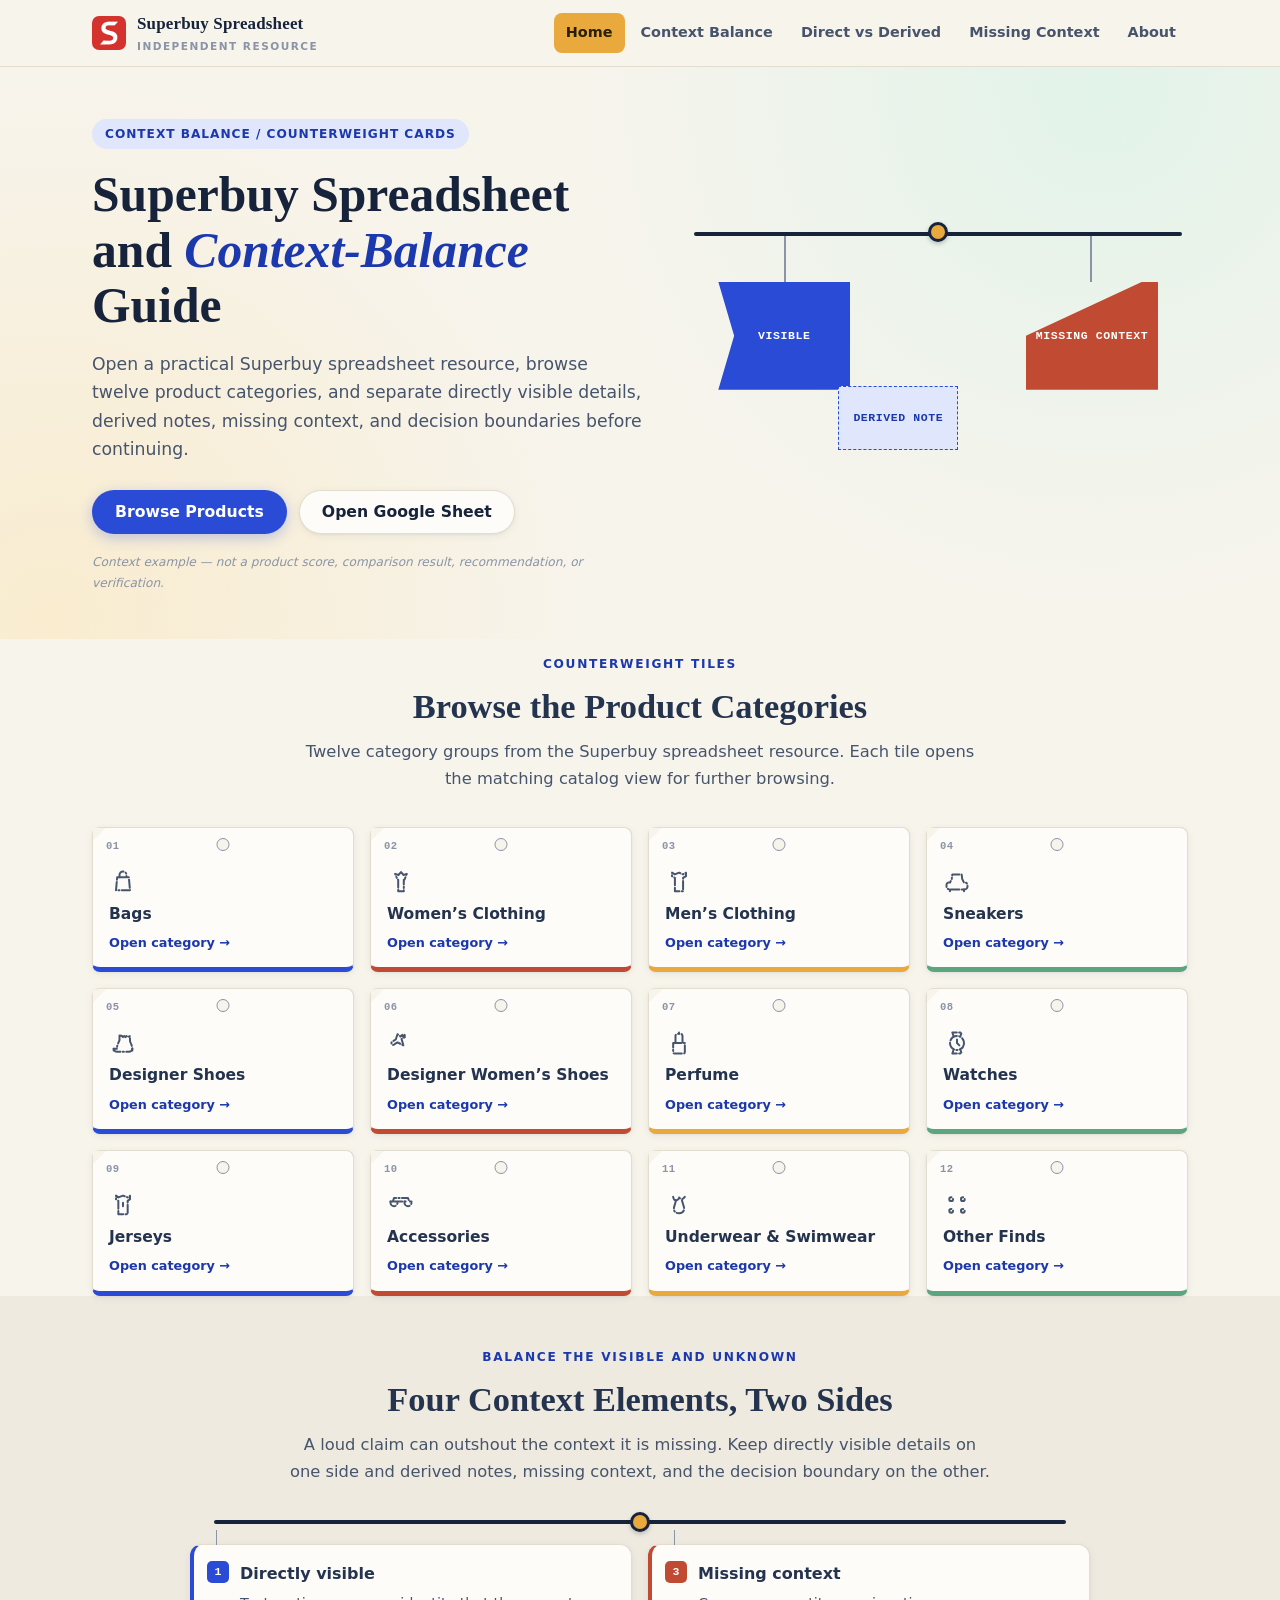
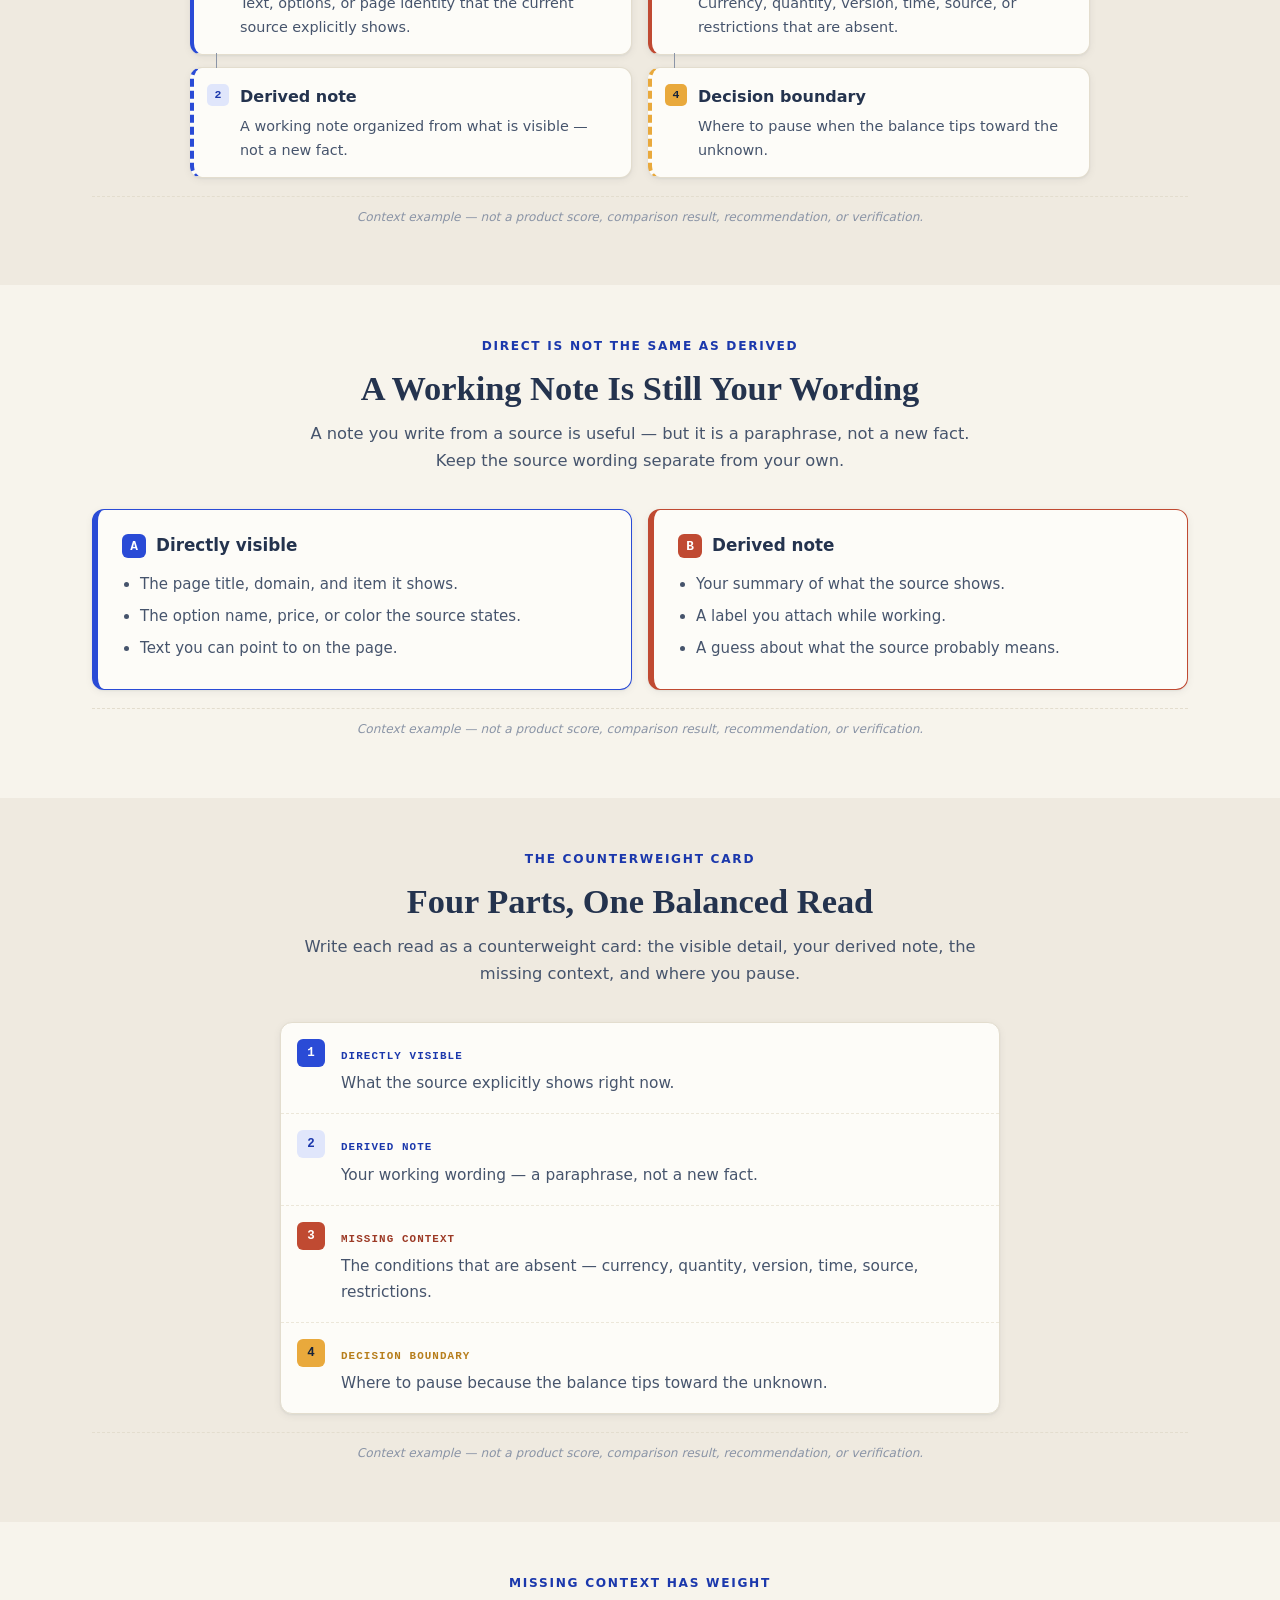
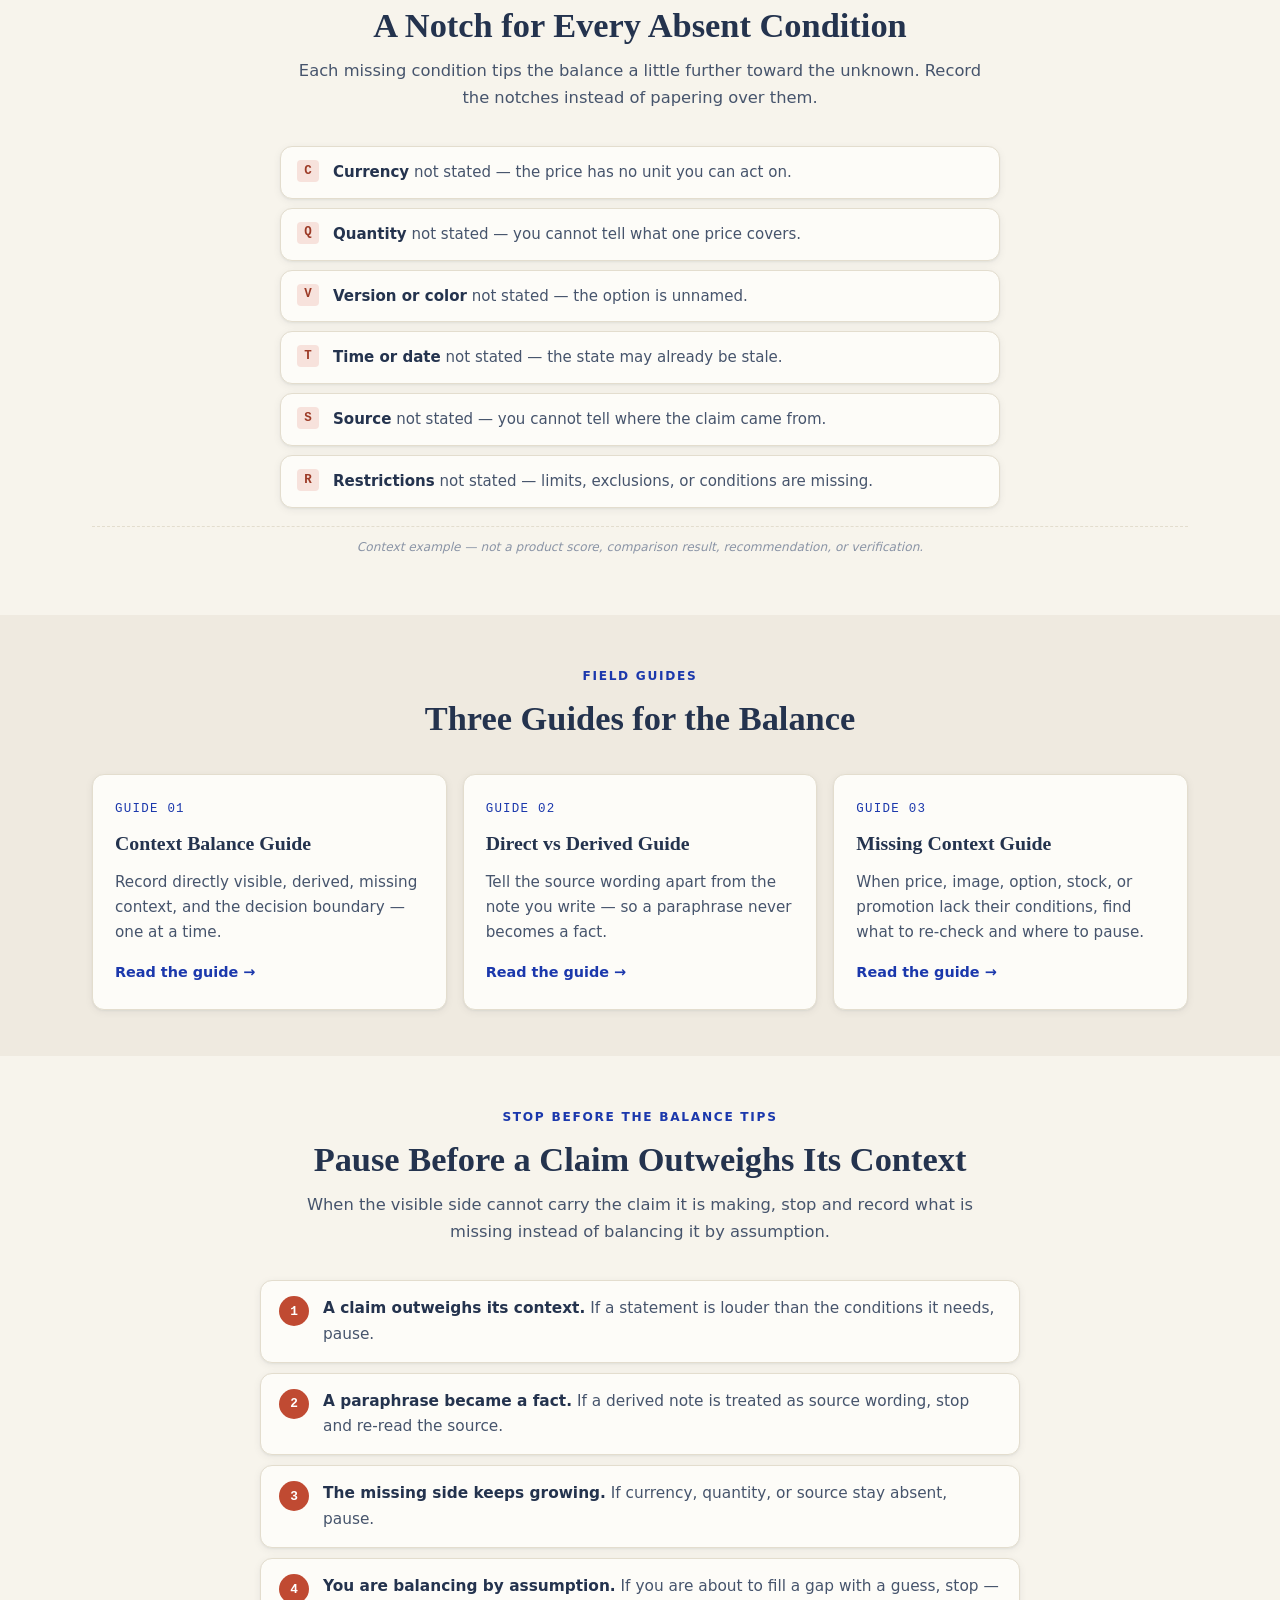
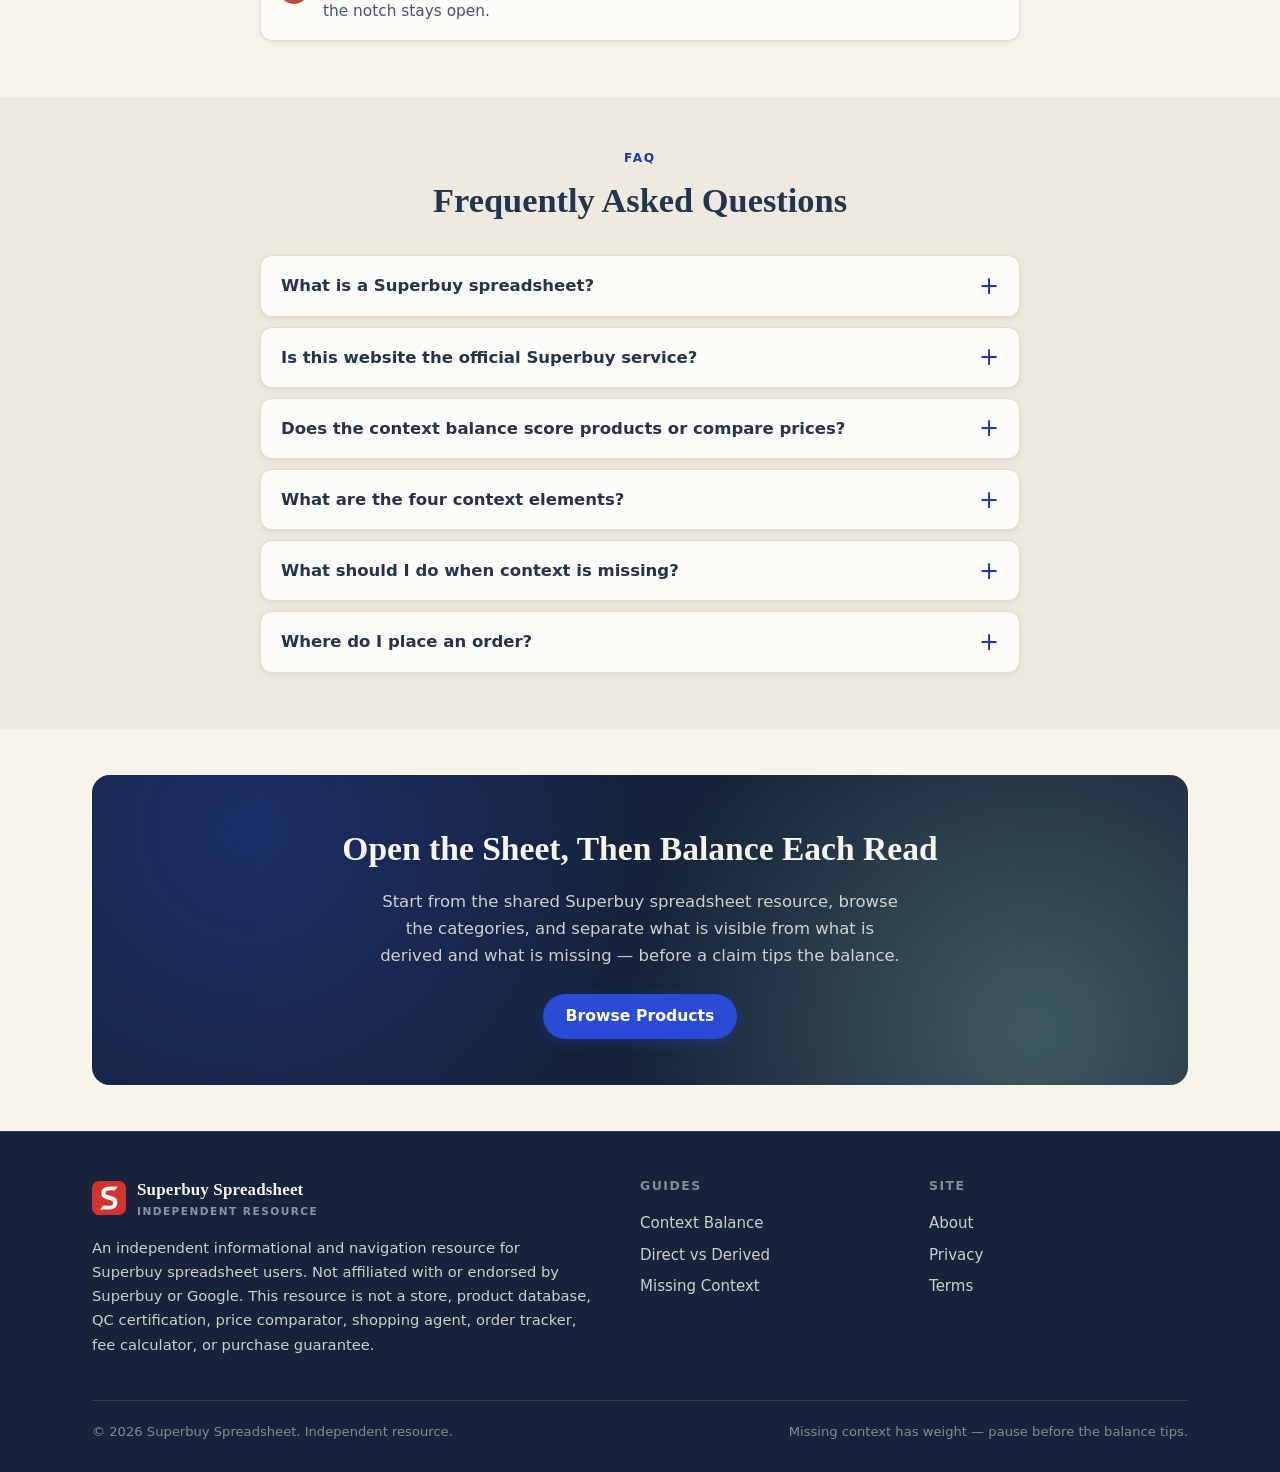
<file: index.html>
<!DOCTYPE html>
<html lang="en">
<head>
  <meta charset="UTF-8">
  <meta name="viewport" content="width=device-width, initial-scale=1.0">
  <script charset="UTF-8" id="LA_COLLECT" src="//sdk.51.la/js-sdk-pro.min.js"></script>
  <script>LA.init({id:"3R7KyZ6nqq0NWQsc",ck:"3R7KyZ6nqq0NWQsc"})</script>
  <meta name="google-site-verification" content="XJH5bWyu3Ub_fdbfXnCgktieLxeAN7sLbtjSL6n2SaM" />
  <title>Superbuy Spreadsheet &amp; Context-Balance Guide | Independent</title>
  <meta name="description" content="Open a practical Superbuy spreadsheet resource, browse categories, and separate visible details, derived notes, missing context, and decision boundaries.">
  <link rel="canonical" href="https://repglide.github.io/superbuy-spreadsheet/">
  <link rel="icon" type="image/png" href="./assets/images/favicon.png">
  <link rel="stylesheet" href="./assets/css/styles.css">

  <!-- Open Graph / Twitter -->
  <meta property="og:type" content="website">
  <meta property="og:url" content="https://repglide.github.io/superbuy-spreadsheet/">
  <meta property="og:title" content="Superbuy Spreadsheet &amp; Context-Balance Guide | Independent">
  <meta property="og:description" content="Open a practical Superbuy spreadsheet resource, browse categories, and separate visible details, derived notes, missing context, and decision boundaries.">
  <meta name="twitter:card" content="summary">
  <meta name="twitter:title" content="Superbuy Spreadsheet &amp; Context-Balance Guide | Independent">
  <meta name="twitter:description" content="Open a practical Superbuy spreadsheet resource, browse categories, and separate visible details, derived notes, missing context, and decision boundaries.">

  <!-- JSON-LD Structured Data -->
  <script type="application/ld+json">
  {
    "@context": "https://schema.org",
    "@graph": [
      {
        "@type": "WebSite",
        "@id": "https://repglide.github.io/superbuy-spreadsheet/#website",
        "url": "https://repglide.github.io/superbuy-spreadsheet/",
        "name": "Superbuy Spreadsheet & Context-Balance Guide",
        "description": "Independent directory and informational guide for Superbuy spreadsheet users, built around a context balance that separates directly visible details, derived notes, missing context, and decision boundaries."
      },
      {
        "@type": "WebPage",
        "@id": "https://repglide.github.io/superbuy-spreadsheet/#webpage",
        "url": "https://repglide.github.io/superbuy-spreadsheet/",
        "name": "Superbuy Spreadsheet and Context-Balance Guide",
        "isPartOf": { "@id": "https://repglide.github.io/superbuy-spreadsheet/#website" },
        "description": "Open a practical Superbuy spreadsheet resource, browse categories, and separate visible details, derived notes, missing context, and decision boundaries."
      },
      {
        "@type": "FAQPage",
        "mainEntity": [
          {
            "@type": "Question",
            "name": "What is a Superbuy spreadsheet?",
            "acceptedAnswer": {
              "@type": "Answer",
              "text": "A Superbuy spreadsheet is a shared document that compiles listing references, category groupings, and product links formatted for use with agent shopping services. It is a reference to organize and recheck, not an official, live, or complete product catalog."
            }
          },
          {
            "@type": "Question",
            "name": "Is this website the official Superbuy service?",
            "acceptedAnswer": {
              "@type": "Answer",
              "text": "No. This website is an independent informational and navigation resource. It is not affiliated with, endorsed by, or operated by Superbuy or Google."
            }
          },
          {
            "@type": "Question",
            "name": "Does the context balance score products or compare prices?",
            "acceptedAnswer": {
              "@type": "Answer",
              "text": "No. The context balance separates directly visible details from derived notes and missing context. It does not score products, compare prices, or auto-calculate a balance. This site is not a store, product database, QC certification, price comparator, shopping agent, order tracker, fee calculator, or purchase guarantee."
            }
          },
          {
            "@type": "Question",
            "name": "What are the four context elements?",
            "acceptedAnswer": {
              "@type": "Answer",
              "text": "Directly visible, Derived note, Missing context, and Decision boundary. Directly visible is what the source shows, a derived note is your working wording, missing context is the absent conditions, and the decision boundary is where you pause."
            }
          },
          {
            "@type": "Question",
            "name": "What should I do when context is missing?",
            "acceptedAnswer": {
              "@type": "Answer",
              "text": "Record it as missing and pause at the decision boundary. If currency, quantity, version, time, source, or restrictions are absent, note them instead of filling the gap with an assumption."
            }
          },
          {
            "@type": "Question",
            "name": "Where do I place an order?",
            "acceptedAnswer": {
              "@type": "Answer",
              "text": "After you have separated what is visible, derived, and missing — and paused where the balance tips — you continue on an external page to submit the item. This website is a navigation resource and does not process orders itself."
            }
          }
        ]
      }
    ]
  }
  </script>
</head>
<body>
  <a href="#main-content" class="skip-link">Skip to main content</a>

  <!-- Header -->
  <header class="site-header">
    <div class="container header-inner">
      <a href="./index.html" class="brand" aria-label="Superbuy Spreadsheet Home">
        <img src="./assets/images/logo.png" alt="Superbuy logo" width="34" height="34">
        <span class="brand-name">Superbuy Spreadsheet<small>Independent Resource</small></span>
      </a>
      <button class="mobile-nav-toggle" aria-expanded="false" aria-label="Toggle navigation menu">
        <svg viewBox="0 0 24 24" fill="none" stroke="currentColor" stroke-width="2" width="22" height="22"><line x1="3" y1="6" x2="21" y2="6"></line><line x1="3" y1="12" x2="21" y2="12"></line><line x1="3" y1="18" x2="21" y2="18"></line></svg>
      </button>
      <nav class="main-nav" aria-label="Primary Navigation">
        <ul>
          <li><a href="./index.html" class="active">Home</a></li>
          <li><a href="./context-balance-guide/">Context Balance</a></li>
          <li><a href="./direct-vs-derived-guide/">Direct vs Derived</a></li>
          <li><a href="./missing-context-guide/">Missing Context</a></li>
          <li><a href="./about/">About</a></li>
        </ul>
      </nav>
    </div>
  </header>

  <main id="main-content">
    <!-- Hero -->
    <section class="hero-section">
      <div class="container hero-grid">
        <div>
          <span class="hero-badge">Context Balance / Counterweight Cards</span>
          <h1 class="hero-title">Superbuy Spreadsheet and <em>Context-Balance</em> Guide</h1>
          <p class="hero-description">Open a practical Superbuy spreadsheet resource, browse twelve product categories, and separate directly visible details, derived notes, missing context, and decision boundaries before continuing.</p>
          <div class="hero-actions">
            <a href="https://repglide.com/?agent=superbuy" class="btn btn-primary" target="_blank" rel="nofollow noopener">Browse Products</a>
            <a href="https://docs.google.com/spreadsheets/d/1wngiy0UMz8NCMOsXEmWtxkibNW-m22Ql/edit?usp=sharing&amp;ouid=102900013243329745539&amp;rtpof=true&amp;sd=true" class="btn btn-secondary" target="_blank" rel="noopener">Open Google Sheet</a>
          </div>
          <span class="hero-caption">Context example — not a product score, comparison result, recommendation, or verification.</span>
        </div>
        <div class="hero-visual" aria-hidden="true">
          <div class="hero-collage">
            <div class="balance-bar"></div>
            <span class="boundary-pin"></span>
            <div class="susp-line sl-left"></div>
            <div class="susp-line sl-right"></div>
            <div class="cw-block cw-visible">Visible</div>
            <div class="cw-block cw-missing">Missing Context</div>
            <div class="cw-block cw-derived">Derived note</div>
          </div>
        </div>
      </div>
    </section>

    <!-- Product Categories (immediately after Hero) -->
    <section class="categories-section" id="categories" aria-labelledby="cat-heading">
      <div class="container">
        <div class="section-header">
          <span class="eyebrow">Counterweight Tiles</span>
          <h2 class="section-title" id="cat-heading">Browse the Product Categories</h2>
          <p class="section-lead">Twelve category groups from the Superbuy spreadsheet resource. Each tile opens the matching catalog view for further browsing.</p>
        </div>

        <div class="cat-grid">
          <a class="cat-card" href="https://repglide.com/category/bags?agent=superbuy" target="_blank" rel="nofollow noopener">
            <span class="cat-num">01</span>
            <span class="cat-icon" aria-hidden="true"><svg viewBox="0 0 24 24" fill="none" stroke="currentColor" stroke-width="1.7" stroke-linecap="round" stroke-linejoin="round" stroke-dasharray="7 2 1 2 7 2"><path d="M7 8h10l1 11H6L7 8Z"/><path d="M9 8V6a3 3 0 0 1 6 0v2"/></svg></span>
            <span class="cat-name">Bags</span>
            <span class="cat-arrow">Open category →</span>
          </a>
          <a class="cat-card" href="https://repglide.com/category/womens-clothing?agent=superbuy" target="_blank" rel="nofollow noopener">
            <span class="cat-num">02</span>
            <span class="cat-icon" aria-hidden="true"><svg viewBox="0 0 24 24" fill="none" stroke="currentColor" stroke-width="1.7" stroke-linecap="round" stroke-linejoin="round" stroke-dasharray="7 2 1 2 7 2"><path d="M12 3.5 9.8 6 7 5l2 5h.6V20h4.8V10H15l2-5-2.8 1L12 3.5Z"/></svg></span>
            <span class="cat-name">Women&rsquo;s Clothing</span>
            <span class="cat-arrow">Open category →</span>
          </a>
          <a class="cat-card" href="https://repglide.com/category/mens-clothing?agent=superbuy" target="_blank" rel="nofollow noopener">
            <span class="cat-num">03</span>
            <span class="cat-icon" aria-hidden="true"><svg viewBox="0 0 24 24" fill="none" stroke="currentColor" stroke-width="1.7" stroke-linecap="round" stroke-linejoin="round" stroke-dasharray="7 2 1 2 7 2"><path d="M12 4 8.5 5.5 6 4v3l2.5 1.5V20h7V8.5L18 7V4l-2.5 1.5L12 4Z"/></svg></span>
            <span class="cat-name">Men&rsquo;s Clothing</span>
            <span class="cat-arrow">Open category →</span>
          </a>
          <a class="cat-card" href="https://repglide.com/category/sneakers?agent=superbuy" target="_blank" rel="nofollow noopener">
            <span class="cat-num">04</span>
            <span class="cat-icon" aria-hidden="true"><svg viewBox="0 0 24 24" fill="none" stroke="currentColor" stroke-width="1.7" stroke-linecap="round" stroke-linejoin="round" stroke-dasharray="7 2 1 2 7 2"><path d="M3 16v-1.5c0-1 1-2 2-2h1l1.5-3L8 5.5h8l.5 4L18 12.5h1c1 0 2 1 2 2V16c0 1.5-1.5 2.5-3 2.5H6c-1.5 0-3-1-3-2.5Z"/><path d="M6 18.5V20M18 18.5V20"/></svg></span>
            <span class="cat-name">Sneakers</span>
            <span class="cat-arrow">Open category →</span>
          </a>
          <a class="cat-card" href="https://repglide.com/category/designer-shoes?agent=superbuy" target="_blank" rel="nofollow noopener">
            <span class="cat-num">05</span>
            <span class="cat-icon" aria-hidden="true"><svg viewBox="0 0 24 24" fill="none" stroke="currentColor" stroke-width="1.7" stroke-linecap="round" stroke-linejoin="round" stroke-dasharray="7 2 1 2 7 2"><path d="M4 17c0 1.5 1.5 2.5 3 2.5h10c1.5 0 3-1 3-2.5v-1.5l-2-5V6l-2 1-1-1-1 1-1-1-1 1-1-1-2-1v4.5l-2 5V17Z"/><path d="M4 17v1.5M20 17v1.5"/></svg></span>
            <span class="cat-name">Designer Shoes</span>
            <span class="cat-arrow">Open category →</span>
          </a>
          <a class="cat-card" href="https://repglide.com/category/designer-womens-shoes?agent=superbuy" target="_blank" rel="nofollow noopener">
            <span class="cat-num">06</span>
            <span class="cat-icon" aria-hidden="true"><svg viewBox="0 0 24 24" fill="none" stroke="currentColor" stroke-width="1.7" stroke-linecap="round" stroke-linejoin="round" stroke-dasharray="7 2 1 2 7 2"><path d="M9 4.5 7.5 9 5 10.5c-1 .5-1.5 1.5-1 2.5s2 1 2.5 0L9 11.5 14 14l-1.5-5.5L16 6.5 15 5l-1.5 1.5L13 5l-1.5 1.5L10 5 9 4.5Z"/></svg></span>
            <span class="cat-name">Designer Women&rsquo;s Shoes</span>
            <span class="cat-arrow">Open category →</span>
          </a>
          <a class="cat-card" href="https://repglide.com/category/perfume?agent=superbuy" target="_blank" rel="nofollow noopener">
            <span class="cat-num">07</span>
            <span class="cat-icon" aria-hidden="true"><svg viewBox="0 0 24 24" fill="none" stroke="currentColor" stroke-width="1.7" stroke-linecap="round" stroke-linejoin="round" stroke-dasharray="7 2 1 2 7 2"><path d="M9 12V6a2 2 0 0 1 2-2h2a2 2 0 0 1 2 2v6"/><path d="M7 12h10v8a1 1 0 0 1-1 1H8a1 1 0 0 1-1-1v-8Z"/><path d="M12 4V3"/></svg></span>
            <span class="cat-name">Perfume</span>
            <span class="cat-arrow">Open category →</span>
          </a>
          <a class="cat-card" href="https://repglide.com/category/watches?agent=superbuy" target="_blank" rel="nofollow noopener">
            <span class="cat-num">08</span>
            <span class="cat-icon" aria-hidden="true"><svg viewBox="0 0 24 24" fill="none" stroke="currentColor" stroke-width="1.7" stroke-linecap="round" stroke-linejoin="round" stroke-dasharray="7 2 1 2 7 2"><circle cx="12" cy="12" r="6"/><path d="M12 9v3l2 2"/><path d="M9 6 8 3h8l-1 3"/><path d="M9 18l-1 3h8l-1-3"/></svg></span>
            <span class="cat-name">Watches</span>
            <span class="cat-arrow">Open category →</span>
          </a>
          <a class="cat-card" href="https://repglide.com/category/jerseys?agent=superbuy" target="_blank" rel="nofollow noopener">
            <span class="cat-num">09</span>
            <span class="cat-icon" aria-hidden="true"><svg viewBox="0 0 24 24" fill="none" stroke="currentColor" stroke-width="1.7" stroke-linecap="round" stroke-linejoin="round" stroke-dasharray="7 2 1 2 7 2"><path d="M12 4 8 5.5 6 4v3l2 1.5V20h8V8.5L18 7V4l-2 1.5L12 4Z"/><path d="M12 10v3"/></svg></span>
            <span class="cat-name">Jerseys</span>
            <span class="cat-arrow">Open category →</span>
          </a>
          <a class="cat-card" href="https://repglide.com/category/accessories?agent=superbuy" target="_blank" rel="nofollow noopener">
            <span class="cat-num">10</span>
            <span class="cat-icon" aria-hidden="true"><svg viewBox="0 0 24 24" fill="none" stroke="currentColor" stroke-width="1.7" stroke-linecap="round" stroke-linejoin="round" stroke-dasharray="7 2 1 2 7 2"><path d="M3 9h2l1-3h12l1 3h2"/><path d="M3 9v1a3 3 0 0 0 6 0V9"/><path d="M15 9v1a3 3 0 0 0 6 0V9"/><path d="M6 9h12"/></svg></span>
            <span class="cat-name">Accessories</span>
            <span class="cat-arrow">Open category →</span>
          </a>
          <a class="cat-card" href="https://repglide.com/category/underwear-swimwear?agent=superbuy" target="_blank" rel="nofollow noopener">
            <span class="cat-num">11</span>
            <span class="cat-icon" aria-hidden="true"><svg viewBox="0 0 24 24" fill="none" stroke="currentColor" stroke-width="1.7" stroke-linecap="round" stroke-linejoin="round" stroke-dasharray="7 2 1 2 7 2"><path d="M7 5c0 2 1.5 3 2.5 3S12 7 12 5c0 1 1.5 2 2.5 2S17 5 17 5"/><path d="M9.5 8 8 13c-1 3 0 6 4 6s5-3 4-6l-1.5-5"/></svg></span>
            <span class="cat-name">Underwear &amp; Swimwear</span>
            <span class="cat-arrow">Open category →</span>
          </a>
          <a class="cat-card" href="https://repglide.com/category/other?agent=superbuy" target="_blank" rel="nofollow noopener">
            <span class="cat-num">12</span>
            <span class="cat-icon" aria-hidden="true"><svg viewBox="0 0 24 24" fill="none" stroke="currentColor" stroke-width="1.7" stroke-linecap="round" stroke-linejoin="round" stroke-dasharray="7 2 1 2 7 2"><circle cx="7" cy="7" r="1.6"/><circle cx="17" cy="7" r="1.6"/><circle cx="7" cy="17" r="1.6"/><circle cx="17" cy="17" r="1.6"/></svg></span>
            <span class="cat-name">Other Finds</span>
            <span class="cat-arrow">Open category →</span>
          </a>
        </div>
      </div>
    </section>

    <!-- Balance the Visible and Unknown -->
    <section class="section section-alt" id="balance" aria-labelledby="balance-heading">
      <div class="container">
        <div class="section-header">
          <span class="eyebrow">Balance the Visible and Unknown</span>
          <h2 class="section-title" id="balance-heading">Four Context Elements, Two Sides</h2>
          <p class="section-lead">A loud claim can outshout the context it is missing. Keep directly visible details on one side and derived notes, missing context, and the decision boundary on the other.</p>
        </div>

        <div class="cb-board">
          <div class="balance-rail" aria-hidden="true"><span class="boundary-pin-rail"></span></div>
          <div class="cb-cols">
            <div class="cb-col cb-left">
              <div class="cb-item cb-directly">
                <span class="cb-step">1</span>
                <h3>Directly visible</h3>
                <p>Text, options, or page identity that the current source explicitly shows.</p>
              </div>
              <div class="cb-item cb-derived">
                <span class="cb-step">2</span>
                <h3>Derived note</h3>
                <p>A working note organized from what is visible — not a new fact.</p>
              </div>
            </div>
            <div class="cb-col cb-right">
              <div class="cb-item cb-missing">
                <span class="cb-step">3</span>
                <h3>Missing context</h3>
                <p>Currency, quantity, version, time, source, or restrictions that are absent.</p>
              </div>
              <div class="cb-item cb-boundary">
                <span class="cb-step">4</span>
                <h3>Decision boundary</h3>
                <p>Where to pause when the balance tips toward the unknown.</p>
              </div>
            </div>
          </div>
        </div>

        <p class="example-flag">Context example — not a product score, comparison result, recommendation, or verification.</p>
      </div>
    </section>

    <!-- Direct Is Not the Same as Derived -->
    <section class="section" id="direct-derived" aria-labelledby="dd-heading">
      <div class="container">
        <div class="section-header">
          <span class="eyebrow">Direct Is Not the Same as Derived</span>
          <h2 class="section-title" id="dd-heading">A Working Note Is Still Your Wording</h2>
          <p class="section-lead">A note you write from a source is useful — but it is a paraphrase, not a new fact. Keep the source wording separate from your own.</p>
        </div>

        <div class="duo-grid">
          <div class="duo-col is-a">
            <h3><span class="mark">A</span>Directly visible</h3>
            <ul>
              <li>The page title, domain, and item it shows.</li>
              <li>The option name, price, or color the source states.</li>
              <li>Text you can point to on the page.</li>
            </ul>
          </div>
          <div class="duo-col is-b">
            <h3><span class="mark">B</span>Derived note</h3>
            <ul>
              <li>Your summary of what the source shows.</li>
              <li>A label you attach while working.</li>
              <li>A guess about what the source probably means.</li>
            </ul>
          </div>
        </div>

        <p class="example-flag">Context example — not a product score, comparison result, recommendation, or verification.</p>
      </div>
    </section>

    <!-- The Counterweight Card -->
    <section class="section section-alt" id="counterweight-card" aria-labelledby="cw-heading">
      <div class="container">
        <div class="section-header">
          <span class="eyebrow">The Counterweight Card</span>
          <h2 class="section-title" id="cw-heading">Four Parts, One Balanced Read</h2>
          <p class="section-lead">Write each read as a counterweight card: the visible detail, your derived note, the missing context, and where you pause.</p>
        </div>

        <div class="cw-card" aria-label="Counterweight card structure">
          <div class="cw-part">
            <span class="cw-step">1</span>
            <span class="cw-label">Directly visible</span>
            <p>What the source explicitly shows right now.</p>
          </div>
          <div class="cw-part">
            <span class="cw-step">2</span>
            <span class="cw-label">Derived note</span>
            <p>Your working wording — a paraphrase, not a new fact.</p>
          </div>
          <div class="cw-part">
            <span class="cw-step">3</span>
            <span class="cw-label">Missing context</span>
            <p>The conditions that are absent — currency, quantity, version, time, source, restrictions.</p>
          </div>
          <div class="cw-part">
            <span class="cw-step">4</span>
            <span class="cw-label">Decision boundary</span>
            <p>Where to pause because the balance tips toward the unknown.</p>
          </div>
        </div>

        <p class="example-flag">Context example — not a product score, comparison result, recommendation, or verification.</p>
      </div>
    </section>

    <!-- Missing Context Has Weight -->
    <section class="section" id="missing-weight" aria-labelledby="mw-heading">
      <div class="container">
        <div class="section-header">
          <span class="eyebrow">Missing Context Has Weight</span>
          <h2 class="section-title" id="mw-heading">A Notch for Every Absent Condition</h2>
          <p class="section-lead">Each missing condition tips the balance a little further toward the unknown. Record the notches instead of papering over them.</p>
        </div>

        <ul class="notch-list">
          <li><span class="notch-mark">C</span><p><strong>Currency</strong> not stated — the price has no unit you can act on.</p></li>
          <li><span class="notch-mark">Q</span><p><strong>Quantity</strong> not stated — you cannot tell what one price covers.</p></li>
          <li><span class="notch-mark">V</span><p><strong>Version or color</strong> not stated — the option is unnamed.</p></li>
          <li><span class="notch-mark">T</span><p><strong>Time or date</strong> not stated — the state may already be stale.</p></li>
          <li><span class="notch-mark">S</span><p><strong>Source</strong> not stated — you cannot tell where the claim came from.</p></li>
          <li><span class="notch-mark">R</span><p><strong>Restrictions</strong> not stated — limits, exclusions, or conditions are missing.</p></li>
        </ul>

        <p class="example-flag">Context example — not a product score, comparison result, recommendation, or verification.</p>
      </div>
    </section>

    <!-- Guide entries -->
    <section class="section section-alt" id="guides" aria-labelledby="guides-heading">
      <div class="container">
        <div class="section-header">
          <span class="eyebrow">Field Guides</span>
          <h2 class="section-title" id="guides-heading">Three Guides for the Balance</h2>
        </div>
        <div class="guide-grid">
          <a class="guide-card" href="./context-balance-guide/">
            <span class="guide-num">GUIDE 01</span>
            <h3>Context Balance Guide</h3>
            <p>Record directly visible, derived, missing context, and the decision boundary — one at a time.</p>
            <span class="guide-cta">Read the guide →</span>
          </a>
          <a class="guide-card" href="./direct-vs-derived-guide/">
            <span class="guide-num">GUIDE 02</span>
            <h3>Direct vs Derived Guide</h3>
            <p>Tell the source wording apart from the note you write — so a paraphrase never becomes a fact.</p>
            <span class="guide-cta">Read the guide →</span>
          </a>
          <a class="guide-card" href="./missing-context-guide/">
            <span class="guide-num">GUIDE 03</span>
            <h3>Missing Context Guide</h3>
            <p>When price, image, option, stock, or promotion lack their conditions, find what to re-check and where to pause.</p>
            <span class="guide-cta">Read the guide →</span>
          </a>
        </div>
      </div>
    </section>

    <!-- Stop Before the Balance Tips -->
    <section class="section" id="stop-rules" aria-labelledby="sr-heading">
      <div class="container">
        <div class="section-header">
          <span class="eyebrow">Stop Before the Balance Tips</span>
          <h2 class="section-title" id="sr-heading">Pause Before a Claim Outweighs Its Context</h2>
          <p class="section-lead">When the visible side cannot carry the claim it is making, stop and record what is missing instead of balancing it by assumption.</p>
        </div>
        <ul class="rules-list">
          <li><span class="rule-num">1</span><p><strong>A claim outweighs its context.</strong> If a statement is louder than the conditions it needs, pause.</p></li>
          <li><span class="rule-num">2</span><p><strong>A paraphrase became a fact.</strong> If a derived note is treated as source wording, stop and re-read the source.</p></li>
          <li><span class="rule-num">3</span><p><strong>The missing side keeps growing.</strong> If currency, quantity, or source stay absent, pause.</p></li>
          <li><span class="rule-num">4</span><p><strong>You are balancing by assumption.</strong> If you are about to fill a gap with a guess, stop — the notch stays open.</p></li>
        </ul>
      </div>
    </section>

    <!-- FAQ -->
    <section class="section section-alt" id="faq" aria-labelledby="faq-heading">
      <div class="container">
        <div class="section-header">
          <span class="eyebrow">FAQ</span>
          <h2 class="section-title" id="faq-heading">Frequently Asked Questions</h2>
        </div>
        <div class="faq-list">
          <details class="faq-item">
            <summary>What is a Superbuy spreadsheet?</summary>
            <div class="faq-body"><p>A Superbuy spreadsheet is a shared document that compiles listing references, category groupings, and product links formatted for use with agent shopping services. It is a reference to organize and recheck, not an official, live, or complete product catalog.</p></div>
          </details>
          <details class="faq-item">
            <summary>Is this website the official Superbuy service?</summary>
            <div class="faq-body"><p>No. This website is an independent informational and navigation resource. It is not affiliated with, endorsed by, or operated by Superbuy or Google.</p></div>
          </details>
          <details class="faq-item">
            <summary>Does the context balance score products or compare prices?</summary>
            <div class="faq-body"><p>No. The context balance separates directly visible details from derived notes and missing context. It does not score products, compare prices, or auto-calculate a balance. This site is not a store, product database, QC certification, price comparator, shopping agent, order tracker, fee calculator, or purchase guarantee.</p></div>
          </details>
          <details class="faq-item">
            <summary>What are the four context elements?</summary>
            <div class="faq-body"><p>Directly visible, Derived note, Missing context, and Decision boundary. Directly visible is what the source shows, a derived note is your working wording, missing context is the absent conditions, and the decision boundary is where you pause.</p></div>
          </details>
          <details class="faq-item">
            <summary>What should I do when context is missing?</summary>
            <div class="faq-body"><p>Record it as missing and pause at the decision boundary. If currency, quantity, version, time, source, or restrictions are absent, note them instead of filling the gap with an assumption.</p></div>
          </details>
          <details class="faq-item">
            <summary>Where do I place an order?</summary>
            <div class="faq-body"><p>After you have separated what is visible, derived, and missing — and paused where the balance tips — you continue on an external page to submit the item. This website is a navigation resource and does not process orders itself.</p></div>
          </details>
        </div>
      </div>
    </section>

    <!-- Final CTA -->
    <section class="section" aria-labelledby="cta-heading">
      <div class="container">
        <div class="final-cta">
          <h2 id="cta-heading">Open the Sheet, Then Balance Each Read</h2>
          <p>Start from the shared Superbuy spreadsheet resource, browse the categories, and separate what is visible from what is derived and what is missing — before a claim tips the balance.</p>
          <a href="https://repglide.com/?agent=superbuy" class="btn btn-primary" target="_blank" rel="nofollow noopener">Browse Products</a>
        </div>
      </div>
    </section>
  </main>

  <!-- Footer -->
  <footer class="site-footer">
    <div class="container">
      <div class="footer-grid">
        <div class="footer-brand">
          <a href="./index.html" class="brand" aria-label="Superbuy Spreadsheet Home">
            <img src="./assets/images/logo.png" alt="Superbuy logo" width="30" height="30">
            <span class="brand-name">Superbuy Spreadsheet<small>Independent Resource</small></span>
          </a>
          <p>An independent informational and navigation resource for Superbuy spreadsheet users. Not affiliated with or endorsed by Superbuy or Google. This resource is not a store, product database, QC certification, price comparator, shopping agent, order tracker, fee calculator, or purchase guarantee.</p>
        </div>
        <div class="footer-col">
          <h4>Guides</h4>
          <ul>
            <li><a href="./context-balance-guide/">Context Balance</a></li>
            <li><a href="./direct-vs-derived-guide/">Direct vs Derived</a></li>
            <li><a href="./missing-context-guide/">Missing Context</a></li>
          </ul>
        </div>
        <div class="footer-col">
          <h4>Site</h4>
          <ul>
            <li><a href="./about/">About</a></li>
            <li><a href="./privacy/">Privacy</a></li>
            <li><a href="./terms/">Terms</a></li>
          </ul>
        </div>
      </div>
      <div class="footer-bottom">
        <span>&copy; <span id="year">2026</span> Superbuy Spreadsheet. Independent resource.</span>
        <span>Missing context has weight — pause before the balance tips.</span>
      </div>
    </div>
  </footer>

  <script src="./assets/js/main.js"></script>
</body>
</html>
</file>
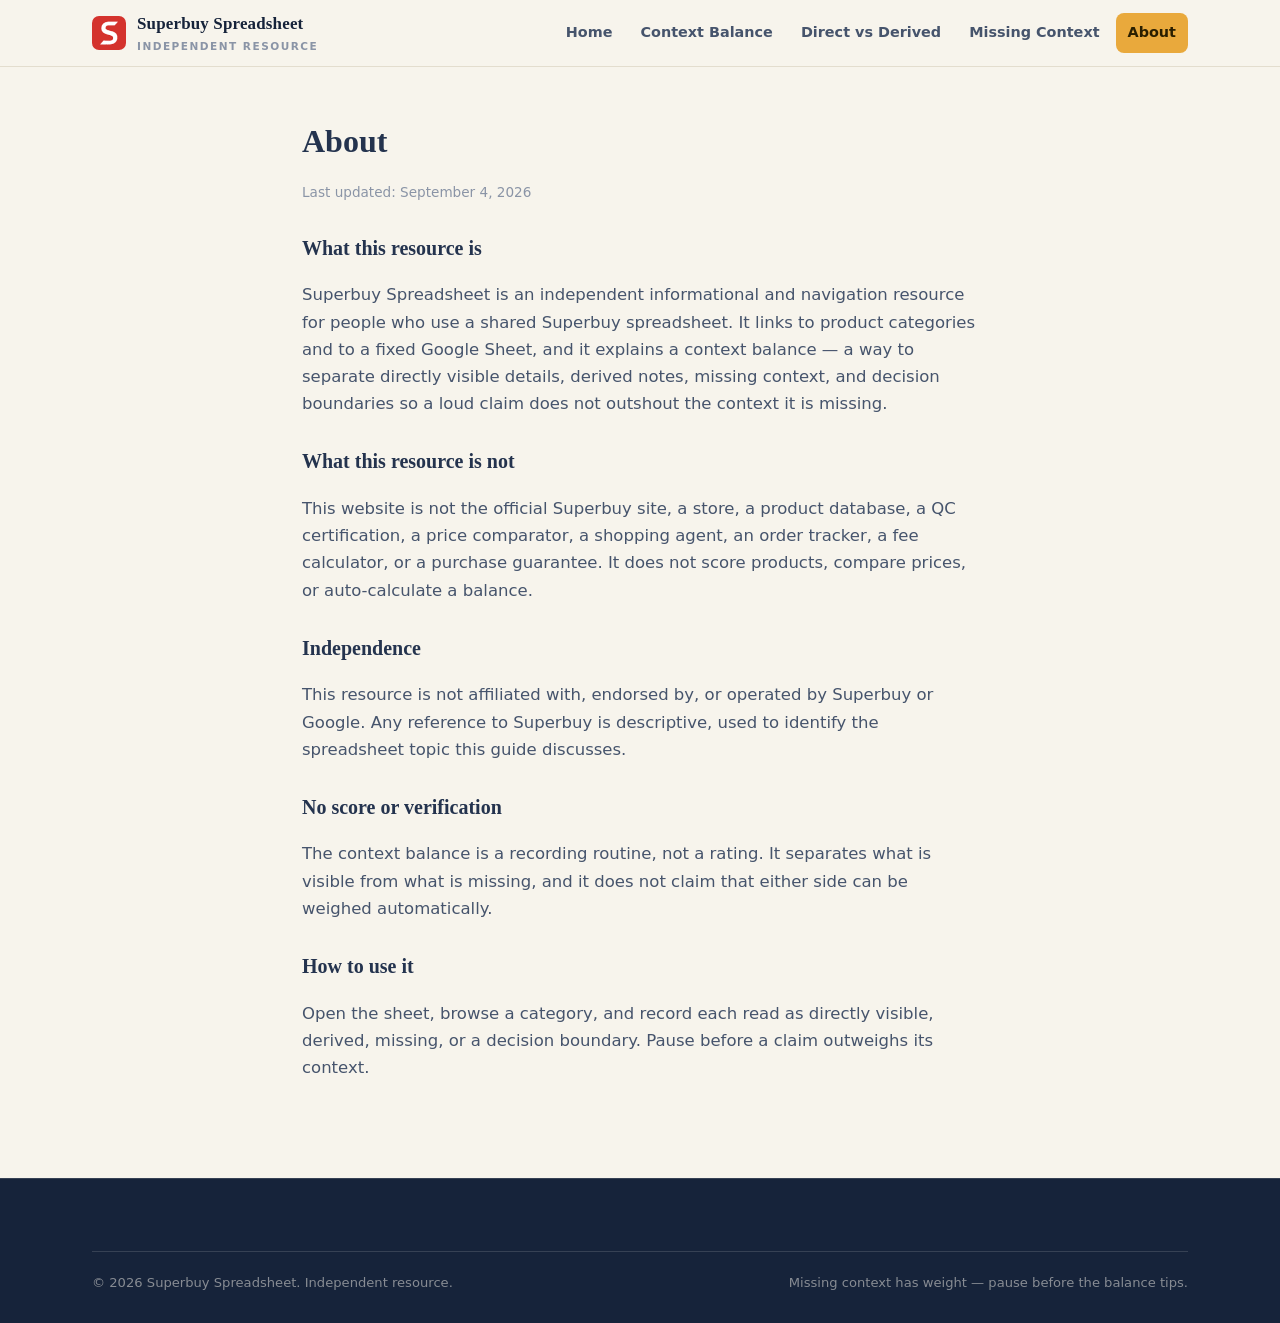
<file: about/index.html>
<!DOCTYPE html>
<html lang="en">
<head>
  <meta charset="UTF-8">
  <meta name="viewport" content="width=device-width, initial-scale=1.0">
  <title>About | Superbuy Spreadsheet</title>
  <meta name="description" content="About the Superbuy Spreadsheet resource — an independent informational and navigation guide, not the official Superbuy service.">
  <link rel="canonical" href="https://repglide.github.io/superbuy-spreadsheet/about/">
  <link rel="icon" type="image/png" href="../assets/images/favicon.png">
  <link rel="stylesheet" href="../assets/css/styles.css">
</head>
<body>
  <a href="#main-content" class="skip-link">Skip to main content</a>

  <header class="site-header">
    <div class="container header-inner">
      <a href="../index.html" class="brand" aria-label="Superbuy Spreadsheet Home">
        <img src="../assets/images/logo.png" alt="Superbuy logo" width="34" height="34">
        <span class="brand-name">Superbuy Spreadsheet<small>Independent Resource</small></span>
      </a>
      <button class="mobile-nav-toggle" aria-expanded="false" aria-label="Toggle navigation menu">
        <svg viewBox="0 0 24 24" fill="none" stroke="currentColor" stroke-width="2" width="22" height="22"><line x1="3" y1="6" x2="21" y2="6"></line><line x1="3" y1="12" x2="21" y2="12"></line><line x1="3" y1="18" x2="21" y2="18"></line></svg>
      </button>
      <nav class="main-nav" aria-label="Primary Navigation">
        <ul>
          <li><a href="../index.html">Home</a></li>
          <li><a href="../context-balance-guide/">Context Balance</a></li>
          <li><a href="../direct-vs-derived-guide/">Direct vs Derived</a></li>
          <li><a href="../missing-context-guide/">Missing Context</a></li>
          <li><a href="../about/" class="active">About</a></li>
        </ul>
      </nav>
    </div>
  </header>

  <main id="main-content">
    <div class="article-paper">
      <div class="legal-body">
        <h1>About</h1>
        <p class="legal-date">Last updated: September 4, 2026</p>

        <h2>What this resource is</h2>
        <p>Superbuy Spreadsheet is an independent informational and navigation resource for people who use a shared Superbuy spreadsheet. It links to product categories and to a fixed Google Sheet, and it explains a context balance — a way to separate directly visible details, derived notes, missing context, and decision boundaries so a loud claim does not outshout the context it is missing.</p>

        <h2>What this resource is not</h2>
        <p>This website is not the official Superbuy site, a store, a product database, a QC certification, a price comparator, a shopping agent, an order tracker, a fee calculator, or a purchase guarantee. It does not score products, compare prices, or auto-calculate a balance.</p>

        <h2>Independence</h2>
        <p>This resource is not affiliated with, endorsed by, or operated by Superbuy or Google. Any reference to Superbuy is descriptive, used to identify the spreadsheet topic this guide discusses.</p>

        <h2>No score or verification</h2>
        <p>The context balance is a recording routine, not a rating. It separates what is visible from what is missing, and it does not claim that either side can be weighed automatically.</p>

        <h2>How to use it</h2>
        <p>Open the sheet, browse a category, and record each read as directly visible, derived, missing, or a decision boundary. Pause before a claim outweighs its context.</p>
      </div>
    </div>
  </main>

  <footer class="site-footer">
    <div class="container">
      <div class="footer-bottom">
        <span>&copy; <span id="year">2026</span> Superbuy Spreadsheet. Independent resource.</span>
        <span>Missing context has weight — pause before the balance tips.</span>
      </div>
    </div>
  </footer>

  <script src="../assets/js/main.js"></script>
</body>
</html>
</file>
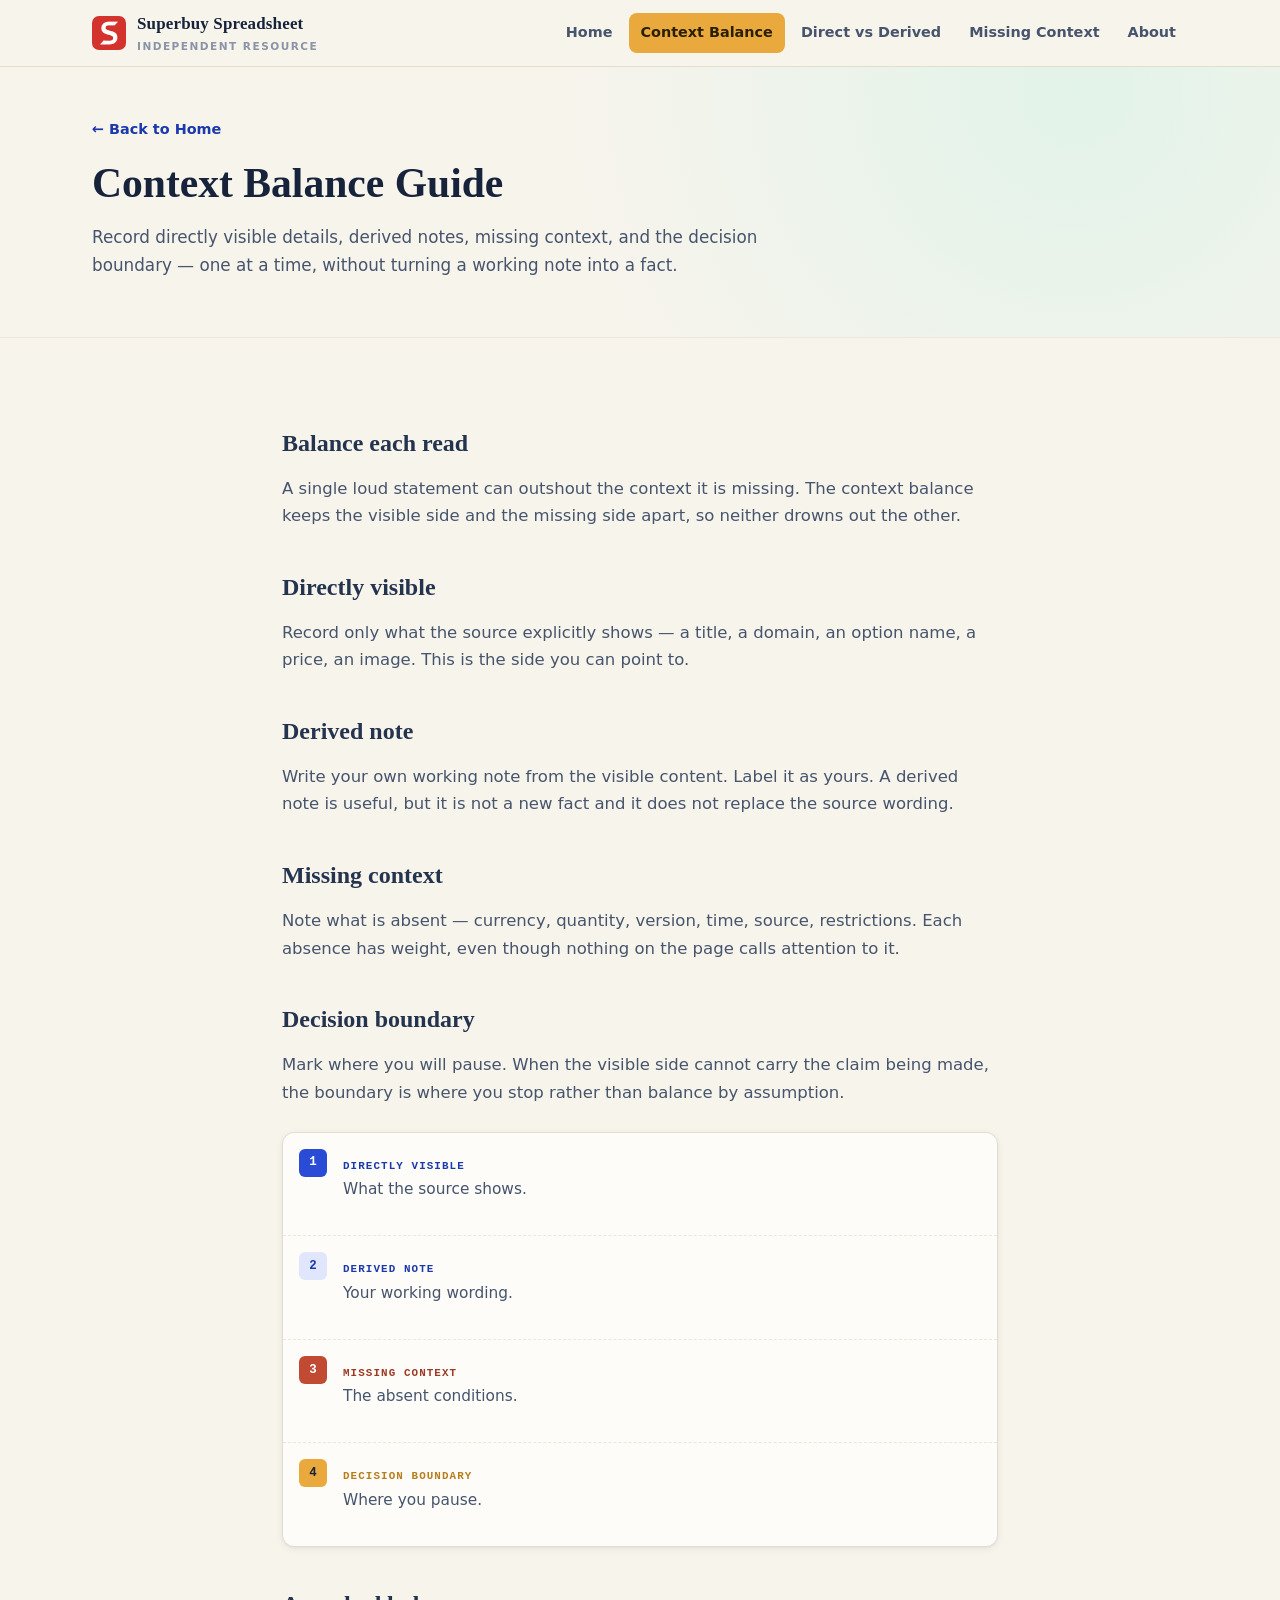
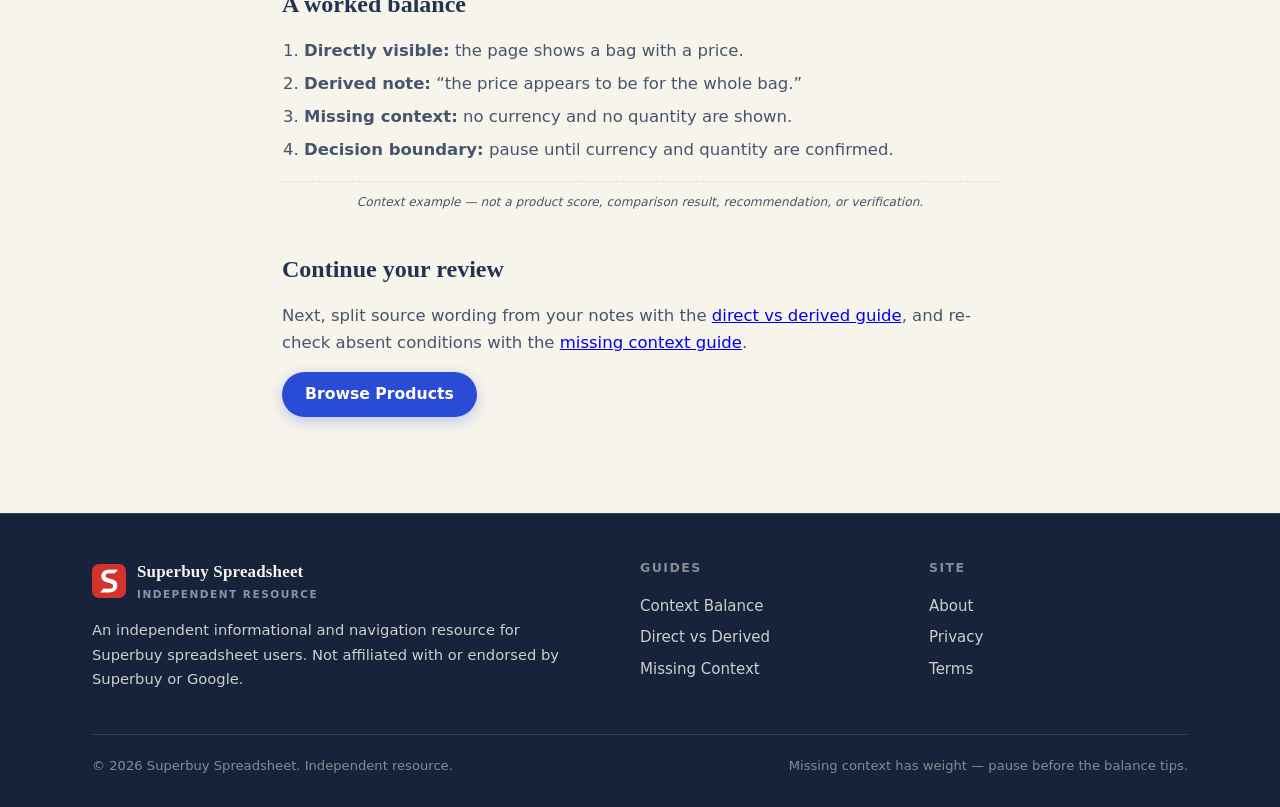
<file: context-balance-guide/index.html>
<!DOCTYPE html>
<html lang="en">
<head>
  <meta charset="UTF-8">
  <meta name="viewport" content="width=device-width, initial-scale=1.0">
  <title>Context Balance Guide | Superbuy Spreadsheet</title>
  <meta name="description" content="Record directly visible details, derived notes, missing context, and the decision boundary — one at a time, without turning a working note into a fact.">
  <link rel="canonical" href="https://repglide.github.io/superbuy-spreadsheet/context-balance-guide/">
  <link rel="icon" type="image/png" href="../assets/images/favicon.png">
  <link rel="stylesheet" href="../assets/css/styles.css">

  <meta property="og:type" content="article">
  <meta property="og:url" content="https://repglide.github.io/superbuy-spreadsheet/context-balance-guide/">
  <meta property="og:title" content="Context Balance Guide | Superbuy Spreadsheet">
  <meta property="og:description" content="Record directly visible details, derived notes, missing context, and the decision boundary — one at a time.">
  <meta name="twitter:card" content="summary">

  <script type="application/ld+json">
  {
    "@context": "https://schema.org",
    "@graph": [
      { "@type": "WebSite", "@id": "https://repglide.github.io/superbuy-spreadsheet/#website", "url": "https://repglide.github.io/superbuy-spreadsheet/", "name": "Superbuy Spreadsheet & Context-Balance Guide" },
      { "@type": "BreadcrumbList", "itemListElement": [
        { "@type": "ListItem", "position": 1, "name": "Home", "item": "https://repglide.github.io/superbuy-spreadsheet/" },
        { "@type": "ListItem", "position": 2, "name": "Context Balance Guide", "item": "https://repglide.github.io/superbuy-spreadsheet/context-balance-guide/" }
      ]},
      { "@type": "Article", "@id": "https://repglide.github.io/superbuy-spreadsheet/context-balance-guide/#article", "headline": "Context Balance Guide", "description": "Record directly visible details, derived notes, missing context, and the decision boundary — one at a time.", "isPartOf": { "@id": "https://repglide.github.io/superbuy-spreadsheet/#website" } }
    ]
  }
  </script>
</head>
<body>
  <a href="#main-content" class="skip-link">Skip to main content</a>

  <header class="site-header">
    <div class="container header-inner">
      <a href="../index.html" class="brand" aria-label="Superbuy Spreadsheet Home">
        <img src="../assets/images/logo.png" alt="Superbuy logo" width="34" height="34">
        <span class="brand-name">Superbuy Spreadsheet<small>Independent Resource</small></span>
      </a>
      <button class="mobile-nav-toggle" aria-expanded="false" aria-label="Toggle navigation menu">
        <svg viewBox="0 0 24 24" fill="none" stroke="currentColor" stroke-width="2" width="22" height="22"><line x1="3" y1="6" x2="21" y2="6"></line><line x1="3" y1="12" x2="21" y2="12"></line><line x1="3" y1="18" x2="21" y2="18"></line></svg>
      </button>
      <nav class="main-nav" aria-label="Primary Navigation">
        <ul>
          <li><a href="../index.html">Home</a></li>
          <li><a href="../context-balance-guide/" class="active">Context Balance</a></li>
          <li><a href="../direct-vs-derived-guide/">Direct vs Derived</a></li>
          <li><a href="../missing-context-guide/">Missing Context</a></li>
          <li><a href="../about/">About</a></li>
        </ul>
      </nav>
    </div>
  </header>

  <main id="main-content">
    <section class="page-hero">
      <div class="container">
        <a class="back-link" href="../index.html">← Back to Home</a>
        <h1>Context Balance Guide</h1>
        <p>Record directly visible details, derived notes, missing context, and the decision boundary — one at a time, without turning a working note into a fact.</p>
      </div>
    </section>

    <div class="article-paper">
      <div class="article-body">
        <h2>Balance each read</h2>
        <p>A single loud statement can outshout the context it is missing. The context balance keeps the visible side and the missing side apart, so neither drowns out the other.</p>

        <h2>Directly visible</h2>
        <p>Record only what the source explicitly shows — a title, a domain, an option name, a price, an image. This is the side you can point to.</p>

        <h2>Derived note</h2>
        <p>Write your own working note from the visible content. Label it as yours. A derived note is useful, but it is not a new fact and it does not replace the source wording.</p>

        <h2>Missing context</h2>
        <p>Note what is absent — currency, quantity, version, time, source, restrictions. Each absence has weight, even though nothing on the page calls attention to it.</p>

        <h2>Decision boundary</h2>
        <p>Mark where you will pause. When the visible side cannot carry the claim being made, the boundary is where you stop rather than balance by assumption.</p>

        <div class="cw-card" style="margin:26px auto;">
          <div class="cw-part"><span class="cw-step">1</span><span class="cw-label">Directly visible</span><p>What the source shows.</p></div>
          <div class="cw-part"><span class="cw-step">2</span><span class="cw-label">Derived note</span><p>Your working wording.</p></div>
          <div class="cw-part"><span class="cw-step">3</span><span class="cw-label">Missing context</span><p>The absent conditions.</p></div>
          <div class="cw-part"><span class="cw-step">4</span><span class="cw-label">Decision boundary</span><p>Where you pause.</p></div>
        </div>

        <h2>A worked balance</h2>
        <ol>
          <li><strong>Directly visible:</strong> the page shows a bag with a price.</li>
          <li><strong>Derived note:</strong> &ldquo;the price appears to be for the whole bag.&rdquo;</li>
          <li><strong>Missing context:</strong> no currency and no quantity are shown.</li>
          <li><strong>Decision boundary:</strong> pause until currency and quantity are confirmed.</li>
        </ol>
        <p class="example-flag">Context example — not a product score, comparison result, recommendation, or verification.</p>

        <h2>Continue your review</h2>
        <p>Next, split source wording from your notes with the <a href="../direct-vs-derived-guide/">direct vs derived guide</a>, and re-check absent conditions with the <a href="../missing-context-guide/">missing context guide</a>.</p>
        <p><a href="https://repglide.com/?agent=superbuy" class="btn btn-primary" target="_blank" rel="nofollow noopener">Browse Products</a></p>
      </div>
    </div>
  </main>

  <footer class="site-footer">
    <div class="container">
      <div class="footer-grid">
        <div class="footer-brand">
          <a href="../index.html" class="brand" aria-label="Superbuy Spreadsheet Home">
            <img src="../assets/images/logo.png" alt="Superbuy logo" width="30" height="30">
            <span class="brand-name">Superbuy Spreadsheet<small>Independent Resource</small></span>
          </a>
          <p>An independent informational and navigation resource for Superbuy spreadsheet users. Not affiliated with or endorsed by Superbuy or Google.</p>
        </div>
        <div class="footer-col">
          <h4>Guides</h4>
          <ul>
            <li><a href="../context-balance-guide/">Context Balance</a></li>
            <li><a href="../direct-vs-derived-guide/">Direct vs Derived</a></li>
            <li><a href="../missing-context-guide/">Missing Context</a></li>
          </ul>
        </div>
        <div class="footer-col">
          <h4>Site</h4>
          <ul>
            <li><a href="../about/">About</a></li>
            <li><a href="../privacy/">Privacy</a></li>
            <li><a href="../terms/">Terms</a></li>
          </ul>
        </div>
      </div>
      <div class="footer-bottom">
        <span>&copy; <span id="year">2026</span> Superbuy Spreadsheet. Independent resource.</span>
        <span>Missing context has weight — pause before the balance tips.</span>
      </div>
    </div>
  </footer>

  <script src="../assets/js/main.js"></script>
</body>
</html>
</file>
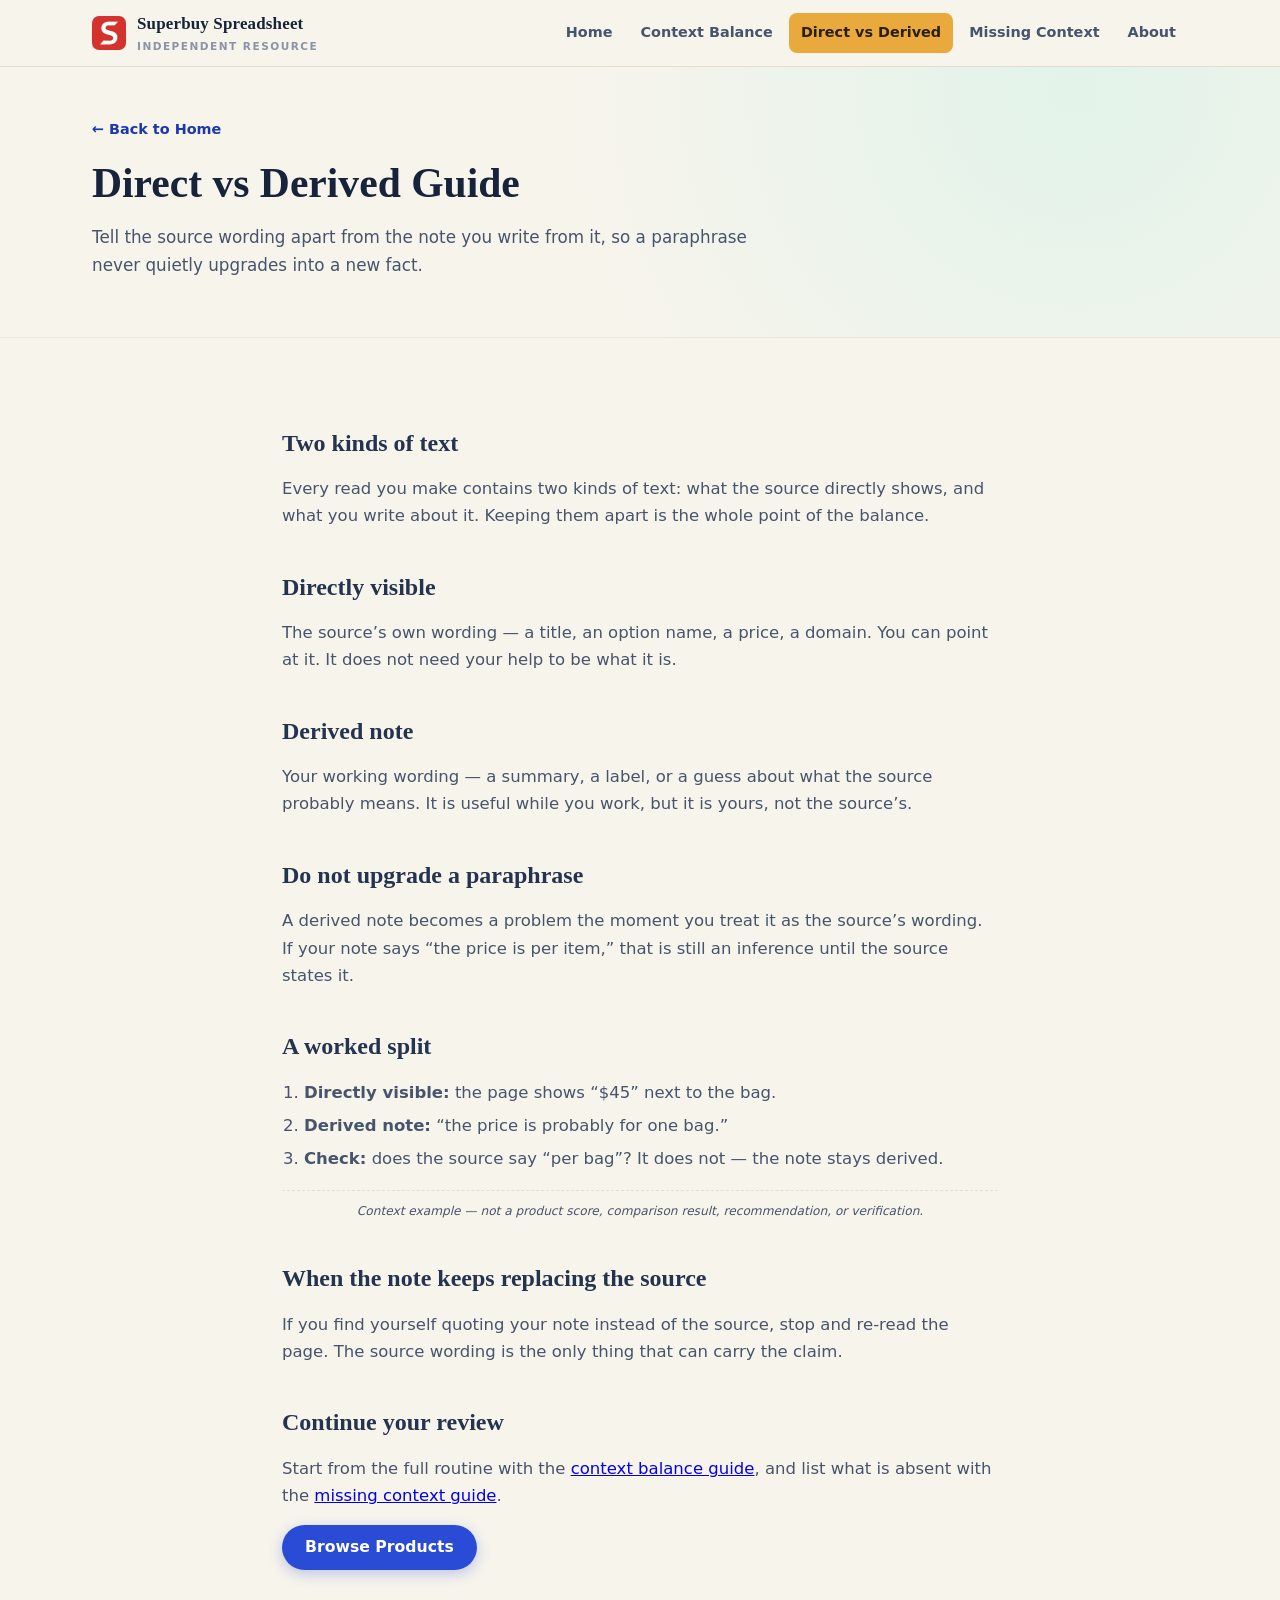
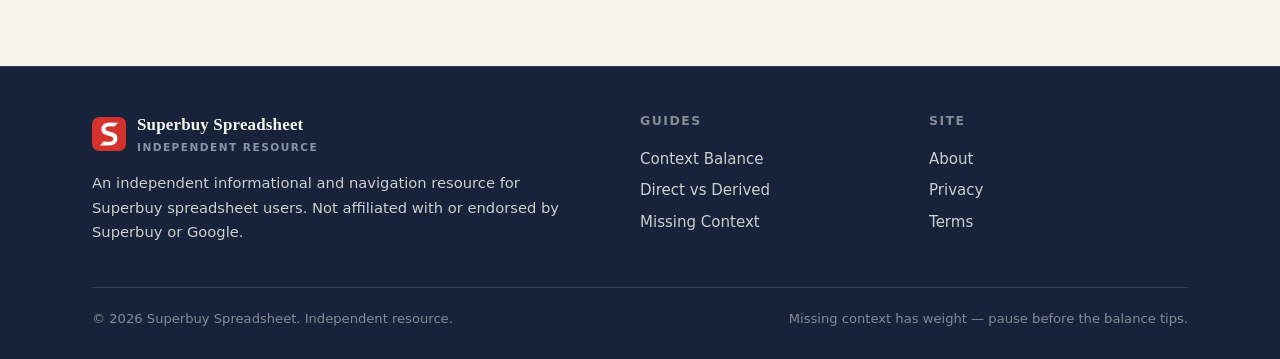
<file: direct-vs-derived-guide/index.html>
<!DOCTYPE html>
<html lang="en">
<head>
  <meta charset="UTF-8">
  <meta name="viewport" content="width=device-width, initial-scale=1.0">
  <title>Direct vs Derived Guide | Superbuy Spreadsheet</title>
  <meta name="description" content="Tell the source wording apart from the note you write from it, so a paraphrase never quietly upgrades into a new fact.">
  <link rel="canonical" href="https://repglide.github.io/superbuy-spreadsheet/direct-vs-derived-guide/">
  <link rel="icon" type="image/png" href="../assets/images/favicon.png">
  <link rel="stylesheet" href="../assets/css/styles.css">

  <meta property="og:type" content="article">
  <meta property="og:url" content="https://repglide.github.io/superbuy-spreadsheet/direct-vs-derived-guide/">
  <meta property="og:title" content="Direct vs Derived Guide | Superbuy Spreadsheet">
  <meta property="og:description" content="Tell the source wording apart from the note you write from it, so a paraphrase never quietly upgrades into a new fact.">
  <meta name="twitter:card" content="summary">

  <script type="application/ld+json">
  {
    "@context": "https://schema.org",
    "@graph": [
      { "@type": "WebSite", "@id": "https://repglide.github.io/superbuy-spreadsheet/#website", "url": "https://repglide.github.io/superbuy-spreadsheet/", "name": "Superbuy Spreadsheet & Context-Balance Guide" },
      { "@type": "BreadcrumbList", "itemListElement": [
        { "@type": "ListItem", "position": 1, "name": "Home", "item": "https://repglide.github.io/superbuy-spreadsheet/" },
        { "@type": "ListItem", "position": 2, "name": "Direct vs Derived Guide", "item": "https://repglide.github.io/superbuy-spreadsheet/direct-vs-derived-guide/" }
      ]},
      { "@type": "Article", "@id": "https://repglide.github.io/superbuy-spreadsheet/direct-vs-derived-guide/#article", "headline": "Direct vs Derived Guide", "description": "Tell the source wording apart from the note you write from it, so a paraphrase never quietly upgrades into a new fact.", "isPartOf": { "@id": "https://repglide.github.io/superbuy-spreadsheet/#website" } }
    ]
  }
  </script>
</head>
<body>
  <a href="#main-content" class="skip-link">Skip to main content</a>

  <header class="site-header">
    <div class="container header-inner">
      <a href="../index.html" class="brand" aria-label="Superbuy Spreadsheet Home">
        <img src="../assets/images/logo.png" alt="Superbuy logo" width="34" height="34">
        <span class="brand-name">Superbuy Spreadsheet<small>Independent Resource</small></span>
      </a>
      <button class="mobile-nav-toggle" aria-expanded="false" aria-label="Toggle navigation menu">
        <svg viewBox="0 0 24 24" fill="none" stroke="currentColor" stroke-width="2" width="22" height="22"><line x1="3" y1="6" x2="21" y2="6"></line><line x1="3" y1="12" x2="21" y2="12"></line><line x1="3" y1="18" x2="21" y2="18"></line></svg>
      </button>
      <nav class="main-nav" aria-label="Primary Navigation">
        <ul>
          <li><a href="../index.html">Home</a></li>
          <li><a href="../context-balance-guide/">Context Balance</a></li>
          <li><a href="../direct-vs-derived-guide/" class="active">Direct vs Derived</a></li>
          <li><a href="../missing-context-guide/">Missing Context</a></li>
          <li><a href="../about/">About</a></li>
        </ul>
      </nav>
    </div>
  </header>

  <main id="main-content">
    <section class="page-hero">
      <div class="container">
        <a class="back-link" href="../index.html">← Back to Home</a>
        <h1>Direct vs Derived Guide</h1>
        <p>Tell the source wording apart from the note you write from it, so a paraphrase never quietly upgrades into a new fact.</p>
      </div>
    </section>

    <div class="article-paper">
      <div class="article-body">
        <h2>Two kinds of text</h2>
        <p>Every read you make contains two kinds of text: what the source directly shows, and what you write about it. Keeping them apart is the whole point of the balance.</p>

        <h2>Directly visible</h2>
        <p>The source&rsquo;s own wording — a title, an option name, a price, a domain. You can point at it. It does not need your help to be what it is.</p>

        <h2>Derived note</h2>
        <p>Your working wording — a summary, a label, or a guess about what the source probably means. It is useful while you work, but it is yours, not the source&rsquo;s.</p>

        <h2>Do not upgrade a paraphrase</h2>
        <p>A derived note becomes a problem the moment you treat it as the source&rsquo;s wording. If your note says &ldquo;the price is per item,&rdquo; that is still an inference until the source states it.</p>

        <h2>A worked split</h2>
        <ol>
          <li><strong>Directly visible:</strong> the page shows &ldquo;$45&rdquo; next to the bag.</li>
          <li><strong>Derived note:</strong> &ldquo;the price is probably for one bag.&rdquo;</li>
          <li><strong>Check:</strong> does the source say &ldquo;per bag&rdquo;? It does not — the note stays derived.</li>
        </ol>
        <p class="example-flag">Context example — not a product score, comparison result, recommendation, or verification.</p>

        <h2>When the note keeps replacing the source</h2>
        <p>If you find yourself quoting your note instead of the source, stop and re-read the page. The source wording is the only thing that can carry the claim.</p>

        <h2>Continue your review</h2>
        <p>Start from the full routine with the <a href="../context-balance-guide/">context balance guide</a>, and list what is absent with the <a href="../missing-context-guide/">missing context guide</a>.</p>
        <p><a href="https://repglide.com/?agent=superbuy" class="btn btn-primary" target="_blank" rel="nofollow noopener">Browse Products</a></p>
      </div>
    </div>
  </main>

  <footer class="site-footer">
    <div class="container">
      <div class="footer-grid">
        <div class="footer-brand">
          <a href="../index.html" class="brand" aria-label="Superbuy Spreadsheet Home">
            <img src="../assets/images/logo.png" alt="Superbuy logo" width="30" height="30">
            <span class="brand-name">Superbuy Spreadsheet<small>Independent Resource</small></span>
          </a>
          <p>An independent informational and navigation resource for Superbuy spreadsheet users. Not affiliated with or endorsed by Superbuy or Google.</p>
        </div>
        <div class="footer-col">
          <h4>Guides</h4>
          <ul>
            <li><a href="../context-balance-guide/">Context Balance</a></li>
            <li><a href="../direct-vs-derived-guide/">Direct vs Derived</a></li>
            <li><a href="../missing-context-guide/">Missing Context</a></li>
          </ul>
        </div>
        <div class="footer-col">
          <h4>Site</h4>
          <ul>
            <li><a href="../about/">About</a></li>
            <li><a href="../privacy/">Privacy</a></li>
            <li><a href="../terms/">Terms</a></li>
          </ul>
        </div>
      </div>
      <div class="footer-bottom">
        <span>&copy; <span id="year">2026</span> Superbuy Spreadsheet. Independent resource.</span>
        <span>Missing context has weight — pause before the balance tips.</span>
      </div>
    </div>
  </footer>

  <script src="../assets/js/main.js"></script>
</body>
</html>
</file>
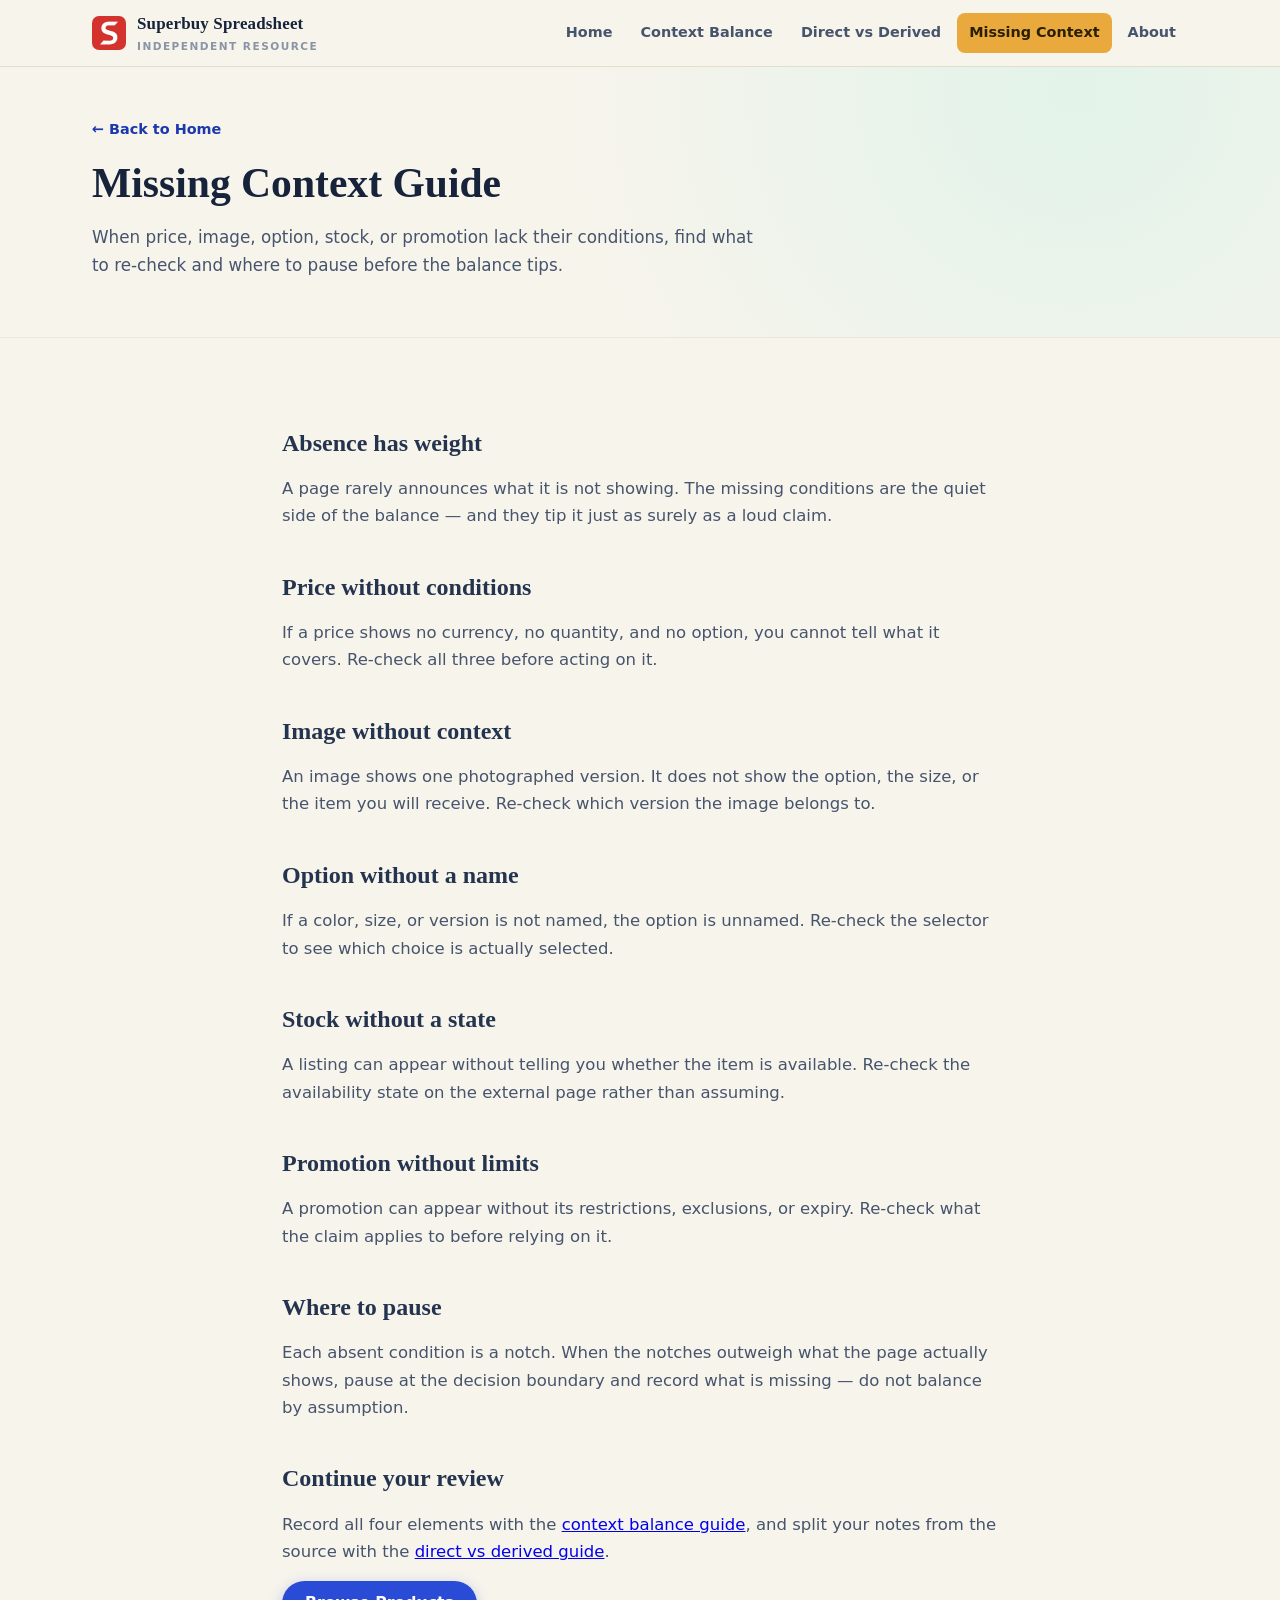
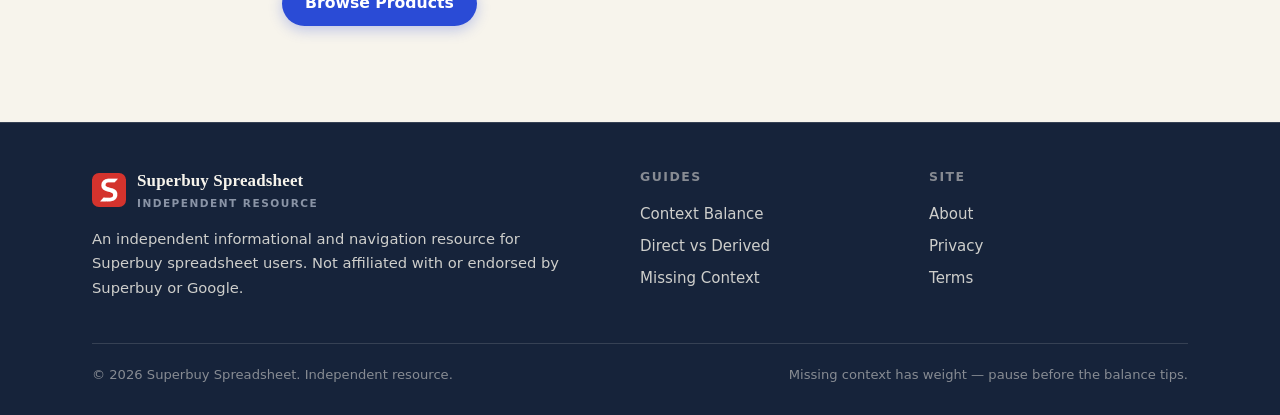
<file: missing-context-guide/index.html>
<!DOCTYPE html>
<html lang="en">
<head>
  <meta charset="UTF-8">
  <meta name="viewport" content="width=device-width, initial-scale=1.0">
  <title>Missing Context Guide | Superbuy Spreadsheet</title>
  <meta name="description" content="When price, image, option, stock, or promotion lack their conditions, find what to re-check and where to pause before the balance tips.">
  <link rel="canonical" href="https://repglide.github.io/superbuy-spreadsheet/missing-context-guide/">
  <link rel="icon" type="image/png" href="../assets/images/favicon.png">
  <link rel="stylesheet" href="../assets/css/styles.css">

  <meta property="og:type" content="article">
  <meta property="og:url" content="https://repglide.github.io/superbuy-spreadsheet/missing-context-guide/">
  <meta property="og:title" content="Missing Context Guide | Superbuy Spreadsheet">
  <meta property="og:description" content="When price, image, option, stock, or promotion lack their conditions, find what to re-check and where to pause before the balance tips.">
  <meta name="twitter:card" content="summary">

  <script type="application/ld+json">
  {
    "@context": "https://schema.org",
    "@graph": [
      { "@type": "WebSite", "@id": "https://repglide.github.io/superbuy-spreadsheet/#website", "url": "https://repglide.github.io/superbuy-spreadsheet/", "name": "Superbuy Spreadsheet & Context-Balance Guide" },
      { "@type": "BreadcrumbList", "itemListElement": [
        { "@type": "ListItem", "position": 1, "name": "Home", "item": "https://repglide.github.io/superbuy-spreadsheet/" },
        { "@type": "ListItem", "position": 2, "name": "Missing Context Guide", "item": "https://repglide.github.io/superbuy-spreadsheet/missing-context-guide/" }
      ]},
      { "@type": "Article", "@id": "https://repglide.github.io/superbuy-spreadsheet/missing-context-guide/#article", "headline": "Missing Context Guide", "description": "When price, image, option, stock, or promotion lack their conditions, find what to re-check and where to pause before the balance tips.", "isPartOf": { "@id": "https://repglide.github.io/superbuy-spreadsheet/#website" } }
    ]
  }
  </script>
</head>
<body>
  <a href="#main-content" class="skip-link">Skip to main content</a>

  <header class="site-header">
    <div class="container header-inner">
      <a href="../index.html" class="brand" aria-label="Superbuy Spreadsheet Home">
        <img src="../assets/images/logo.png" alt="Superbuy logo" width="34" height="34">
        <span class="brand-name">Superbuy Spreadsheet<small>Independent Resource</small></span>
      </a>
      <button class="mobile-nav-toggle" aria-expanded="false" aria-label="Toggle navigation menu">
        <svg viewBox="0 0 24 24" fill="none" stroke="currentColor" stroke-width="2" width="22" height="22"><line x1="3" y1="6" x2="21" y2="6"></line><line x1="3" y1="12" x2="21" y2="12"></line><line x1="3" y1="18" x2="21" y2="18"></line></svg>
      </button>
      <nav class="main-nav" aria-label="Primary Navigation">
        <ul>
          <li><a href="../index.html">Home</a></li>
          <li><a href="../context-balance-guide/">Context Balance</a></li>
          <li><a href="../direct-vs-derived-guide/">Direct vs Derived</a></li>
          <li><a href="../missing-context-guide/" class="active">Missing Context</a></li>
          <li><a href="../about/">About</a></li>
        </ul>
      </nav>
    </div>
  </header>

  <main id="main-content">
    <section class="page-hero">
      <div class="container">
        <a class="back-link" href="../index.html">← Back to Home</a>
        <h1>Missing Context Guide</h1>
        <p>When price, image, option, stock, or promotion lack their conditions, find what to re-check and where to pause before the balance tips.</p>
      </div>
    </section>

    <div class="article-paper">
      <div class="article-body">
        <h2>Absence has weight</h2>
        <p>A page rarely announces what it is not showing. The missing conditions are the quiet side of the balance — and they tip it just as surely as a loud claim.</p>

        <h2>Price without conditions</h2>
        <p>If a price shows no currency, no quantity, and no option, you cannot tell what it covers. Re-check all three before acting on it.</p>

        <h2>Image without context</h2>
        <p>An image shows one photographed version. It does not show the option, the size, or the item you will receive. Re-check which version the image belongs to.</p>

        <h2>Option without a name</h2>
        <p>If a color, size, or version is not named, the option is unnamed. Re-check the selector to see which choice is actually selected.</p>

        <h2>Stock without a state</h2>
        <p>A listing can appear without telling you whether the item is available. Re-check the availability state on the external page rather than assuming.</p>

        <h2>Promotion without limits</h2>
        <p>A promotion can appear without its restrictions, exclusions, or expiry. Re-check what the claim applies to before relying on it.</p>

        <h2>Where to pause</h2>
        <p>Each absent condition is a notch. When the notches outweigh what the page actually shows, pause at the decision boundary and record what is missing — do not balance by assumption.</p>

        <h2>Continue your review</h2>
        <p>Record all four elements with the <a href="../context-balance-guide/">context balance guide</a>, and split your notes from the source with the <a href="../direct-vs-derived-guide/">direct vs derived guide</a>.</p>
        <p><a href="https://repglide.com/?agent=superbuy" class="btn btn-primary" target="_blank" rel="nofollow noopener">Browse Products</a></p>
      </div>
    </div>
  </main>

  <footer class="site-footer">
    <div class="container">
      <div class="footer-grid">
        <div class="footer-brand">
          <a href="../index.html" class="brand" aria-label="Superbuy Spreadsheet Home">
            <img src="../assets/images/logo.png" alt="Superbuy logo" width="30" height="30">
            <span class="brand-name">Superbuy Spreadsheet<small>Independent Resource</small></span>
          </a>
          <p>An independent informational and navigation resource for Superbuy spreadsheet users. Not affiliated with or endorsed by Superbuy or Google.</p>
        </div>
        <div class="footer-col">
          <h4>Guides</h4>
          <ul>
            <li><a href="../context-balance-guide/">Context Balance</a></li>
            <li><a href="../direct-vs-derived-guide/">Direct vs Derived</a></li>
            <li><a href="../missing-context-guide/">Missing Context</a></li>
          </ul>
        </div>
        <div class="footer-col">
          <h4>Site</h4>
          <ul>
            <li><a href="../about/">About</a></li>
            <li><a href="../privacy/">Privacy</a></li>
            <li><a href="../terms/">Terms</a></li>
          </ul>
        </div>
      </div>
      <div class="footer-bottom">
        <span>&copy; <span id="year">2026</span> Superbuy Spreadsheet. Independent resource.</span>
        <span>Missing context has weight — pause before the balance tips.</span>
      </div>
    </div>
  </footer>

  <script src="../assets/js/main.js"></script>
</body>
</html>
</file>
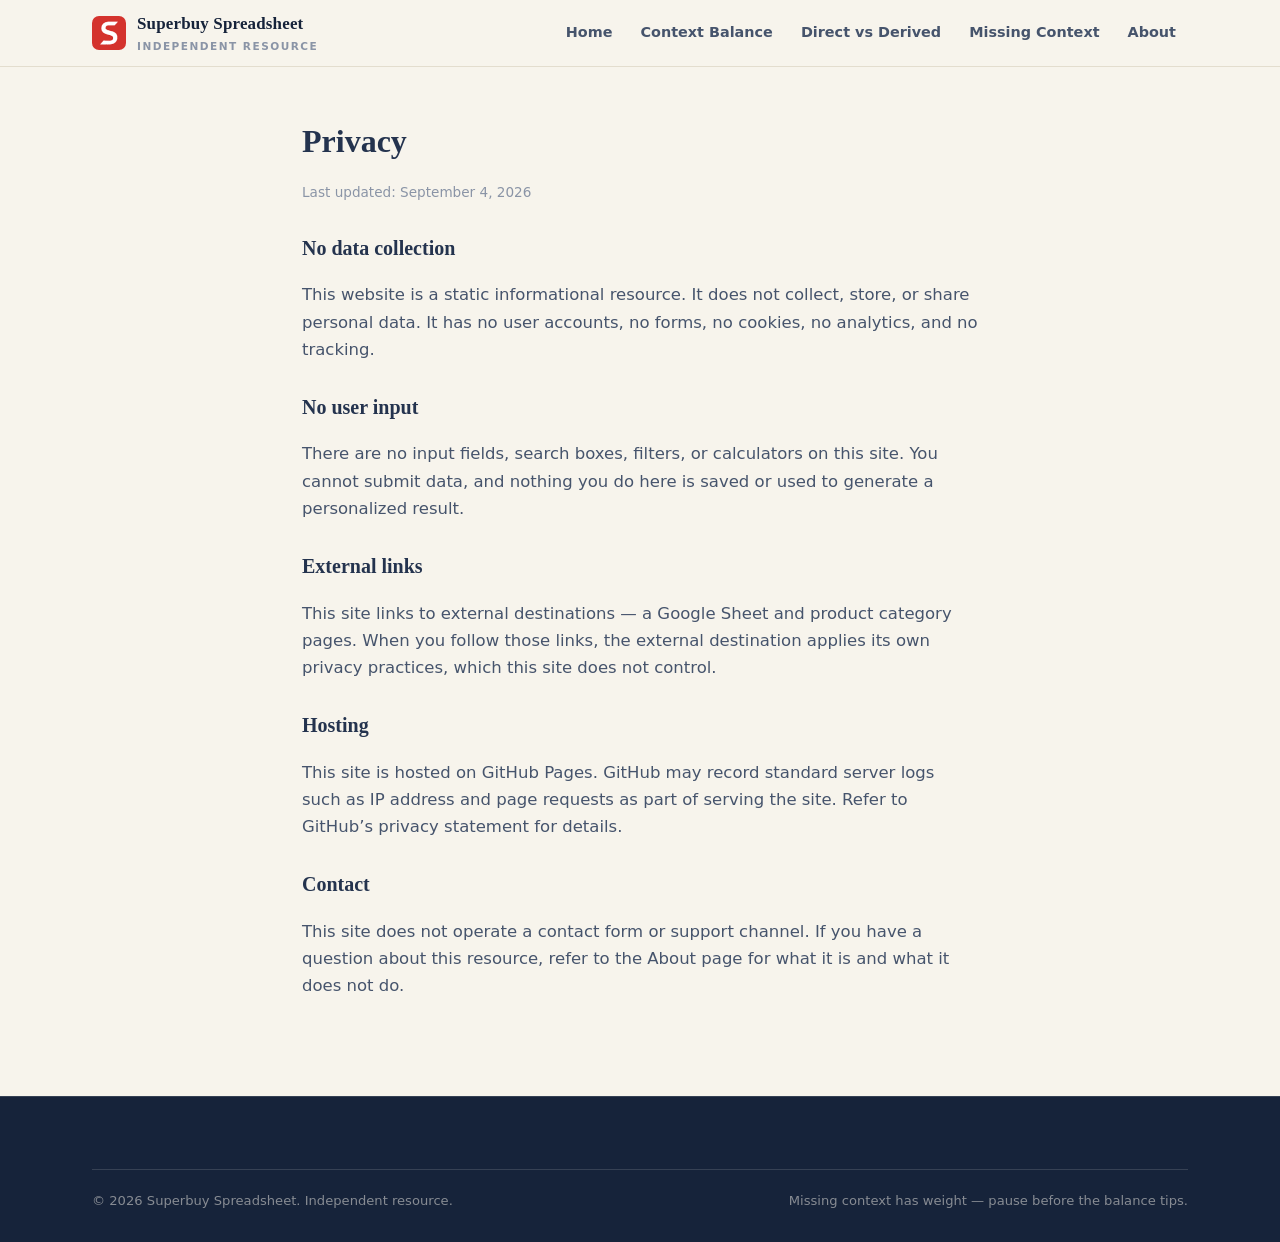
<file: privacy/index.html>
<!DOCTYPE html>
<html lang="en">
<head>
  <meta charset="UTF-8">
  <meta name="viewport" content="width=device-width, initial-scale=1.0">
  <title>Privacy | Superbuy Spreadsheet</title>
  <meta name="description" content="Privacy policy for the Superbuy Spreadsheet resource — a static informational site that does not collect, store, or share personal data.">
  <link rel="canonical" href="https://repglide.github.io/superbuy-spreadsheet/privacy/">
  <link rel="icon" type="image/png" href="../assets/images/favicon.png">
  <link rel="stylesheet" href="../assets/css/styles.css">
</head>
<body>
  <a href="#main-content" class="skip-link">Skip to main content</a>

  <header class="site-header">
    <div class="container header-inner">
      <a href="../index.html" class="brand" aria-label="Superbuy Spreadsheet Home">
        <img src="../assets/images/logo.png" alt="Superbuy logo" width="34" height="34">
        <span class="brand-name">Superbuy Spreadsheet<small>Independent Resource</small></span>
      </a>
      <button class="mobile-nav-toggle" aria-expanded="false" aria-label="Toggle navigation menu">
        <svg viewBox="0 0 24 24" fill="none" stroke="currentColor" stroke-width="2" width="22" height="22"><line x1="3" y1="6" x2="21" y2="6"></line><line x1="3" y1="12" x2="21" y2="12"></line><line x1="3" y1="18" x2="21" y2="18"></line></svg>
      </button>
      <nav class="main-nav" aria-label="Primary Navigation">
        <ul>
          <li><a href="../index.html">Home</a></li>
          <li><a href="../context-balance-guide/">Context Balance</a></li>
          <li><a href="../direct-vs-derived-guide/">Direct vs Derived</a></li>
          <li><a href="../missing-context-guide/">Missing Context</a></li>
          <li><a href="../about/">About</a></li>
        </ul>
      </nav>
    </div>
  </header>

  <main id="main-content">
    <div class="article-paper">
      <div class="legal-body">
        <h1>Privacy</h1>
        <p class="legal-date">Last updated: September 4, 2026</p>

        <h2>No data collection</h2>
        <p>This website is a static informational resource. It does not collect, store, or share personal data. It has no user accounts, no forms, no cookies, no analytics, and no tracking.</p>

        <h2>No user input</h2>
        <p>There are no input fields, search boxes, filters, or calculators on this site. You cannot submit data, and nothing you do here is saved or used to generate a personalized result.</p>

        <h2>External links</h2>
        <p>This site links to external destinations — a Google Sheet and product category pages. When you follow those links, the external destination applies its own privacy practices, which this site does not control.</p>

        <h2>Hosting</h2>
        <p>This site is hosted on GitHub Pages. GitHub may record standard server logs such as IP address and page requests as part of serving the site. Refer to GitHub&rsquo;s privacy statement for details.</p>

        <h2>Contact</h2>
        <p>This site does not operate a contact form or support channel. If you have a question about this resource, refer to the About page for what it is and what it does not do.</p>
      </div>
    </div>
  </main>

  <footer class="site-footer">
    <div class="container">
      <div class="footer-bottom">
        <span>&copy; <span id="year">2026</span> Superbuy Spreadsheet. Independent resource.</span>
        <span>Missing context has weight — pause before the balance tips.</span>
      </div>
    </div>
  </footer>

  <script src="../assets/js/main.js"></script>
</body>
</html>
</file>
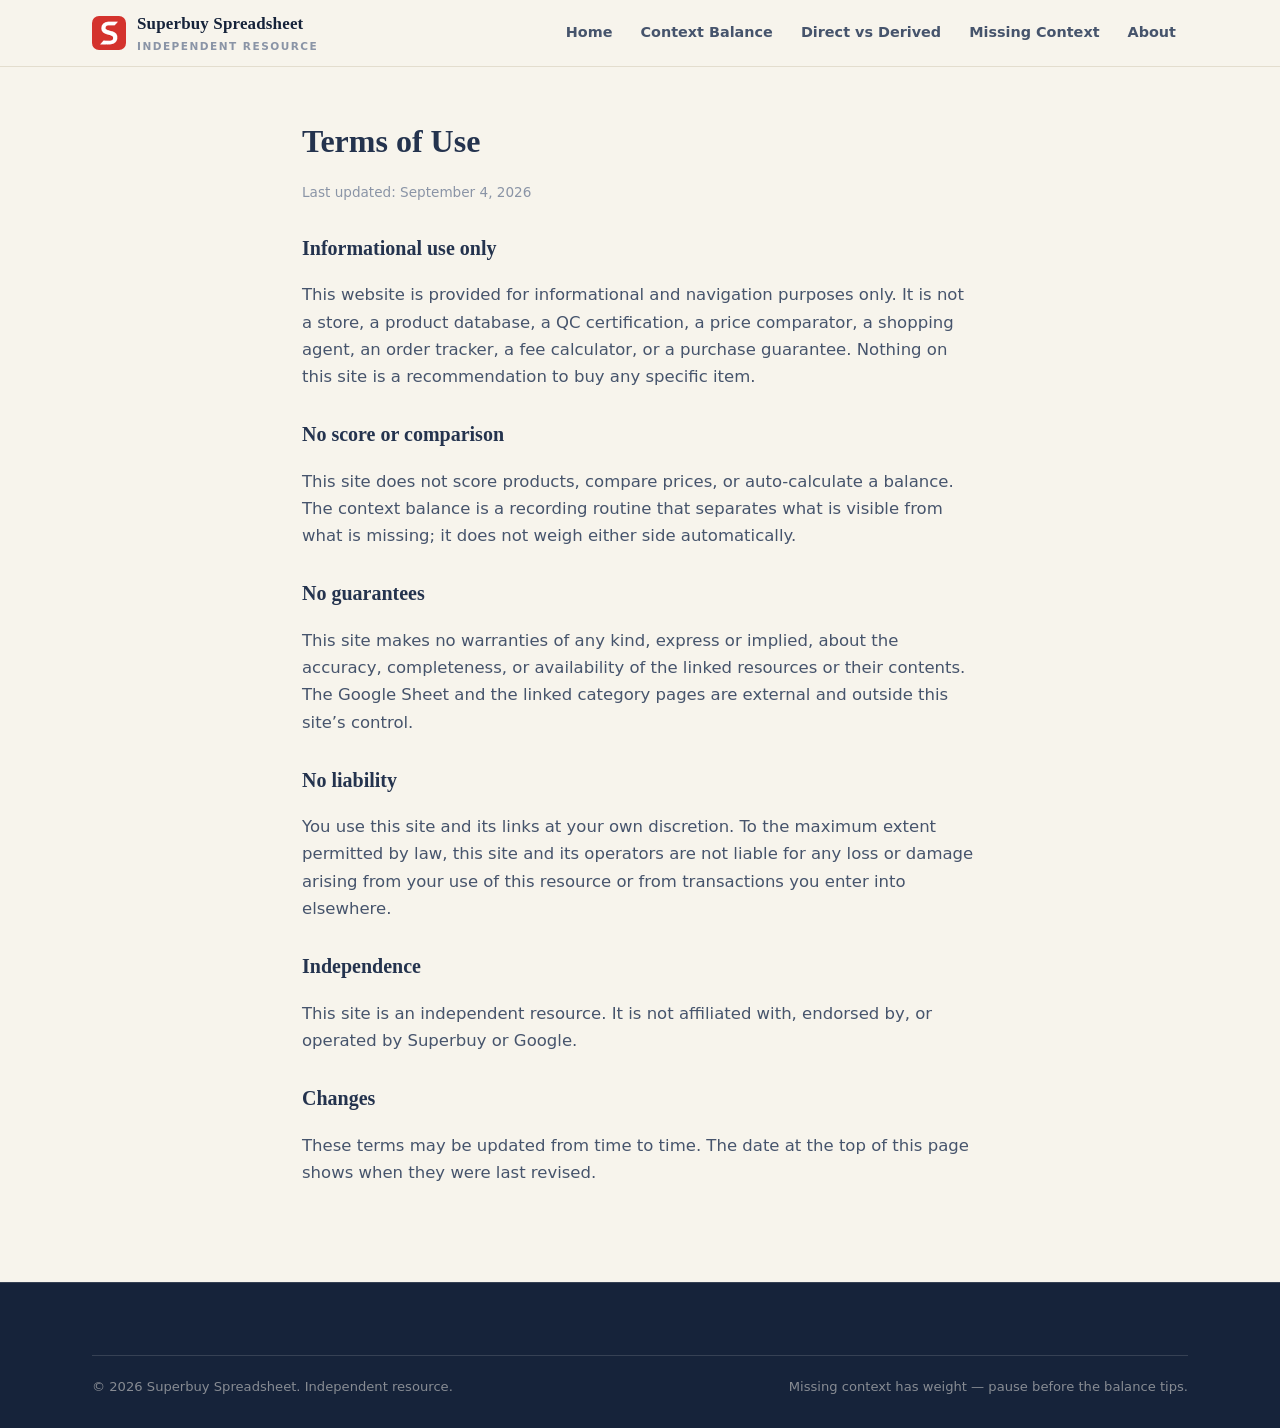
<file: terms/index.html>
<!DOCTYPE html>
<html lang="en">
<head>
  <meta charset="UTF-8">
  <meta name="viewport" content="width=device-width, initial-scale=1.0">
  <title>Terms | Superbuy Spreadsheet</title>
  <meta name="description" content="Terms of use for the Superbuy Spreadsheet resource — an informational guide provided as-is, without scores, comparisons, or purchase guarantees.">
  <link rel="canonical" href="https://repglide.github.io/superbuy-spreadsheet/terms/">
  <link rel="icon" type="image/png" href="../assets/images/favicon.png">
  <link rel="stylesheet" href="../assets/css/styles.css">
</head>
<body>
  <a href="#main-content" class="skip-link">Skip to main content</a>

  <header class="site-header">
    <div class="container header-inner">
      <a href="../index.html" class="brand" aria-label="Superbuy Spreadsheet Home">
        <img src="../assets/images/logo.png" alt="Superbuy logo" width="34" height="34">
        <span class="brand-name">Superbuy Spreadsheet<small>Independent Resource</small></span>
      </a>
      <button class="mobile-nav-toggle" aria-expanded="false" aria-label="Toggle navigation menu">
        <svg viewBox="0 0 24 24" fill="none" stroke="currentColor" stroke-width="2" width="22" height="22"><line x1="3" y1="6" x2="21" y2="6"></line><line x1="3" y1="12" x2="21" y2="12"></line><line x1="3" y1="18" x2="21" y2="18"></line></svg>
      </button>
      <nav class="main-nav" aria-label="Primary Navigation">
        <ul>
          <li><a href="../index.html">Home</a></li>
          <li><a href="../context-balance-guide/">Context Balance</a></li>
          <li><a href="../direct-vs-derived-guide/">Direct vs Derived</a></li>
          <li><a href="../missing-context-guide/">Missing Context</a></li>
          <li><a href="../about/">About</a></li>
        </ul>
      </nav>
    </div>
  </header>

  <main id="main-content">
    <div class="article-paper">
      <div class="legal-body">
        <h1>Terms of Use</h1>
        <p class="legal-date">Last updated: September 4, 2026</p>

        <h2>Informational use only</h2>
        <p>This website is provided for informational and navigation purposes only. It is not a store, a product database, a QC certification, a price comparator, a shopping agent, an order tracker, a fee calculator, or a purchase guarantee. Nothing on this site is a recommendation to buy any specific item.</p>

        <h2>No score or comparison</h2>
        <p>This site does not score products, compare prices, or auto-calculate a balance. The context balance is a recording routine that separates what is visible from what is missing; it does not weigh either side automatically.</p>

        <h2>No guarantees</h2>
        <p>This site makes no warranties of any kind, express or implied, about the accuracy, completeness, or availability of the linked resources or their contents. The Google Sheet and the linked category pages are external and outside this site&rsquo;s control.</p>

        <h2>No liability</h2>
        <p>You use this site and its links at your own discretion. To the maximum extent permitted by law, this site and its operators are not liable for any loss or damage arising from your use of this resource or from transactions you enter into elsewhere.</p>

        <h2>Independence</h2>
        <p>This site is an independent resource. It is not affiliated with, endorsed by, or operated by Superbuy or Google.</p>

        <h2>Changes</h2>
        <p>These terms may be updated from time to time. The date at the top of this page shows when they were last revised.</p>
      </div>
    </div>
  </main>

  <footer class="site-footer">
    <div class="container">
      <div class="footer-bottom">
        <span>&copy; <span id="year">2026</span> Superbuy Spreadsheet. Independent resource.</span>
        <span>Missing context has weight — pause before the balance tips.</span>
      </div>
    </div>
  </footer>

  <script src="../assets/js/main.js"></script>
</body>
</html>
</file>
<file: assets/css/styles.css>
/* ==========================================================================
   Superbuy Spreadsheet — Context Balance / Counterweight Cards theme
   Chalk warm white · deep navy · cobalt · brick · saffron · soft mint
   ========================================================================== */

:root {
  /* palette */
  --chalk:      #F7F4EC;
  --chalk-2:    #EFEAE0;
  --card:       #FDFCF8;
  --navy:       #16233A;
  --navy-2:     #24334E;
  --ink-soft:   #46546C;
  --ink-faint:  #8A94A6;
  --cobalt:     #2A4BD6;
  --cobalt-d:   #1B38AC;
  --cobalt-s:   #E0E6FB;
  --brick:      #C04A32;
  --brick-d:    #9C3A26;
  --brick-s:    #F7E2DC;
  --saffron:    #E9A93C;
  --saffron-d:  #B77E1C;
  --saffron-s:  #F9ECCF;
  --mint:       #9FD8B8;
  --mint-d:     #5BA57F;
  --mint-s:     #E2F3EA;
  --line:       #E3DDCE;
  --line-soft:  #ECE7D9;

  /* typography */
  --serif: Georgia, 'Times New Roman', Times, serif;
  --sans: system-ui, -apple-system, 'Segoe UI', Roboto, Helvetica, Arial, sans-serif;
  --mono: ui-monospace, SFMono-Regular, 'SF Mono', Menlo, Consolas, monospace;

  /* geometry */
  --radius: 12px;
  --radius-sm: 8px;
  --container: 1140px;
  --shadow-sm: 0 1px 2px rgba(22, 35, 58, 0.05), 0 2px 8px rgba(22, 35, 58, 0.06);
  --shadow-md: 0 4px 14px rgba(22, 35, 58, 0.10), 0 12px 32px rgba(22, 35, 58, 0.09);
}

* { box-sizing: border-box; }
html { scroll-behavior: smooth; -webkit-text-size-adjust: 100%; }

body {
  margin: 0;
  font-family: var(--sans);
  font-size: 16.5px;
  line-height: 1.65;
  color: var(--navy);
  background: var(--chalk);
  -webkit-font-smoothing: antialiased;
  text-rendering: optimizeLegibility;
}

/* ---------- accessibility ---------- */
.skip-link { position: absolute; left: -9999px; top: 0; background: var(--saffron); color: #2A1F00; padding: 10px 16px; z-index: 200; border-radius: 0 0 var(--radius-sm) 0; font-weight: 700; }
.skip-link:focus { left: 0; }
:focus-visible { outline: 3px solid var(--saffron); outline-offset: 2px; border-radius: 3px; }
.visually-hidden { position: absolute !important; width: 1px; height: 1px; margin: -1px; padding: 0; border: 0; overflow: hidden; clip: rect(0 0 0 0); white-space: nowrap; }

/* ---------- layout ---------- */
.container { max-width: var(--container); margin: 0 auto; padding: 0 22px; }

/* ---------- header ---------- */
.site-header { position: sticky; top: 0; z-index: 100; background: rgba(247, 244, 236, 0.94); backdrop-filter: saturate(140%) blur(8px); border-bottom: 1px solid var(--line); }
.header-inner { display: flex; align-items: center; gap: 20px; height: 66px; }
.brand { display: flex; align-items: center; gap: 11px; text-decoration: none; color: var(--navy); }
.brand img { width: 34px; height: 34px; display: block; border-radius: 7px; }
.brand-name { font-family: var(--serif); font-weight: 700; font-size: 1.06rem; letter-spacing: 0.01em; }
.brand-name small { display: block; font-family: var(--sans); font-weight: 600; font-size: 0.66rem; color: var(--ink-faint); letter-spacing: 0.14em; text-transform: uppercase; }

.main-nav { margin-left: auto; }
.main-nav ul { display: flex; align-items: center; gap: 4px; list-style: none; margin: 0; padding: 0; }
.main-nav a { display: block; padding: 8px 12px; text-decoration: none; color: var(--ink-soft); font-weight: 600; font-size: 0.9rem; border-radius: var(--radius-sm); }
.main-nav a:hover { background: var(--chalk-2); color: var(--navy); }
.main-nav a.active { color: #2A1F00; background: var(--saffron); }

.mobile-nav-toggle { display: none; margin-left: auto; width: 44px; height: 44px; border: 1px solid var(--line); background: var(--card); border-radius: var(--radius-sm); cursor: pointer; color: var(--navy); }
.mobile-nav-toggle svg { display: block; margin: 0 auto; }

@media (max-width: 860px) {
  .main-nav { display: none; }
  .mobile-nav-toggle { display: block; }
  .main-nav.open { display: block; position: absolute; left: 0; right: 0; top: 66px; background: var(--card); border-bottom: 1px solid var(--line); box-shadow: var(--shadow-md); }
  .main-nav.open ul { flex-direction: column; align-items: stretch; gap: 2px; padding: 8px; }
  .main-nav.open a { padding: 12px 14px; }
}

/* ---------- buttons ---------- */
.btn { display: inline-flex; align-items: center; justify-content: center; gap: 8px; padding: 12px 22px; border-radius: 999px; text-decoration: none; font-weight: 700; font-size: 0.98rem; line-height: 1.2; border: 1.5px solid transparent; transition: transform 0.12s ease, box-shadow 0.12s ease, background 0.12s ease, border-color 0.12s ease; }
.btn:active { transform: translateY(1px); }
.btn-primary { background: var(--cobalt); color: #fff; box-shadow: 0 4px 14px rgba(42, 75, 214, 0.28); }
.btn-primary:hover { background: #3A5BE0; box-shadow: 0 6px 18px rgba(42, 75, 214, 0.36); }
.btn-secondary { background: var(--card); color: var(--navy); border-color: var(--line); box-shadow: var(--shadow-sm); }
.btn-secondary:hover { border-color: var(--cobalt); background: #fff; }
.btn-ghost-on-dark { background: transparent; color: var(--chalk); border-color: rgba(247, 244, 236, 0.28); }
.btn-ghost-on-dark:hover { border-color: rgba(247, 244, 236, 0.6); }
.btn-sm { padding: 9px 16px; font-size: 0.88rem; }

/* ---------- hero (light) ---------- */
.hero-section { padding: 52px 0 46px; position: relative; overflow: hidden; background: radial-gradient(circle at 86% 4%, var(--mint-s) 0, transparent 42%), radial-gradient(circle at 4% 96%, var(--saffron-s) 0, transparent 40%); }
.hero-grid { display: grid; grid-template-columns: 1.05fr 0.95fr; gap: 44px; align-items: center; }
.hero-badge { display: inline-block; padding: 5px 13px; border-radius: 999px; background: var(--cobalt-s); color: var(--cobalt-d); font-weight: 700; font-size: 0.76rem; letter-spacing: 0.08em; text-transform: uppercase; }
.hero-title { font-family: var(--serif); font-size: clamp(2.05rem, 4.6vw, 3.1rem); line-height: 1.12; color: var(--navy); margin: 18px 0 16px; font-weight: 700; }
.hero-title em { font-style: italic; color: var(--cobalt-d); }
.hero-description { font-size: 1.08rem; color: var(--ink-soft); max-width: 34em; margin: 0 0 26px; }
.hero-actions { display: flex; flex-wrap: wrap; gap: 12px; }
.hero-caption { display: block; margin-top: 18px; font-size: 0.76rem; color: var(--ink-faint); font-style: italic; }

/* hero hanging counterweight collage (abstract geometry) */
.hero-visual { position: relative; }
.hero-collage { position: relative; height: 300px; }
.balance-bar { position: absolute; top: 26px; left: 6px; right: 6px; height: 4px; background: var(--navy); border-radius: 2px; }
.boundary-pin { position: absolute; top: 26px; left: 50%; transform: translate(-50%, -50%); width: 20px; height: 20px; border-radius: 50%; background: var(--saffron); border: 3px solid var(--navy); box-shadow: 0 2px 4px rgba(22, 35, 58, 0.25); z-index: 2; }
.susp-line { position: absolute; top: 30px; width: 1.5px; background: var(--ink-faint); }
.susp-line.sl-left { left: 96px; height: 46px; }
.susp-line.sl-right { right: 96px; height: 46px; }
.cw-block { position: absolute; display: grid; place-items: center; text-align: center; font-family: var(--mono); font-weight: 800; font-size: 0.72rem; letter-spacing: 0.05em; text-transform: uppercase; padding: 0 8px; }
.cw-visible { left: 30px; top: 76px; width: 132px; height: 108px; background: var(--cobalt); color: #fff; clip-path: polygon(0 0, 100% 0, 100% 100%, 0 100%, 12% 50%); }
.cw-missing { right: 30px; top: 76px; width: 132px; height: 108px; background: var(--brick); color: #fff; clip-path: polygon(88% 0, 100% 0, 100% 100%, 0 100%, 0 50%); }
.cw-derived { left: 150px; top: 180px; width: 120px; height: 64px; background: var(--cobalt-s); color: var(--cobalt-d); border: 1.5px dashed var(--cobalt); }
.cw-derived .cw-label, .cw-block .cw-label { display: block; }

@media (max-width: 860px) {
  .hero-grid { grid-template-columns: 1fr; gap: 28px; }
  .hero-section { padding-top: 34px; }
  .hero-collage { height: 250px; }
  .cw-visible { left: 8px; width: 118px; }
  .cw-missing { right: 8px; width: 118px; }
  .cw-derived { left: 96px; }
}

/* ---------- section scaffolding ---------- */
.section { padding: 46px 0; }
.section-alt { background: var(--chalk-2); }
.section-header { max-width: 700px; margin: 0 auto 34px; text-align: center; }
.eyebrow { display: inline-block; font-size: 0.76rem; font-weight: 700; letter-spacing: 0.14em; text-transform: uppercase; color: var(--cobalt-d); }
.section-title { font-family: var(--serif); font-size: clamp(1.6rem, 3.4vw, 2.15rem); color: var(--navy-2); margin: 10px 0 12px; line-height: 1.2; }
.section-lead { color: var(--ink-soft); font-size: 1.02rem; margin: 0; }

/* ---------- category grid (counterweight tiles) ---------- */
.categories-section { padding-top: 10px; }
.cat-grid { display: grid; grid-template-columns: repeat(4, 1fr); gap: 16px; }
.cat-card {
  position: relative; display: flex; flex-direction: column; gap: 8px;
  background: var(--card); border: 1px solid var(--line); border-bottom: 5px solid var(--cobalt);
  padding: 32px 16px 14px; text-decoration: none; color: var(--navy);
  border-radius: var(--radius-sm); box-shadow: var(--shadow-sm);
  transition: transform 0.14s ease, box-shadow 0.14s ease;
}
.cat-card:hover { transform: translateY(-3px); box-shadow: var(--shadow-md); }
.cat-card::before { content: ""; position: absolute; top: 10px; left: 50%; transform: translateX(-50%); width: 11px; height: 11px; border-radius: 50%; background: var(--chalk); border: 1.5px solid var(--ink-faint); }
.cat-card::after { content: ""; position: absolute; top: 0; left: 0; width: 13px; height: 13px; background: var(--chalk); clip-path: polygon(0 0, 100% 0, 0 100%); }
.cat-card:nth-child(4n+1) { border-bottom-color: var(--cobalt); }
.cat-card:nth-child(4n+2) { border-bottom-color: var(--brick); }
.cat-card:nth-child(4n+3) { border-bottom-color: var(--saffron); }
.cat-card:nth-child(4n+4) { border-bottom-color: var(--mint-d); }
.cat-num { position: absolute; top: 10px; left: 13px; font-family: var(--mono); font-size: 0.66rem; font-weight: 800; letter-spacing: 0.05em; color: var(--ink-faint); }
.cat-icon { width: 28px; height: 28px; color: var(--ink-soft); margin-top: 8px; }
.cat-icon svg { width: 100%; height: 100%; }
.cat-name { font-weight: 700; color: var(--navy-2); font-size: 0.97rem; line-height: 1.32; }
.cat-card .cat-arrow { margin-top: auto; font-size: 0.8rem; font-weight: 700; color: var(--cobalt-d); }

@media (max-width: 900px) {
  .cat-grid { grid-template-columns: repeat(2, 1fr); gap: 12px; }
  .cat-card { padding: 30px 12px 12px; }
  .cat-name { font-size: 0.9rem; }
}

/* ---------- context balance board ---------- */
.cb-board { max-width: 900px; margin: 0 auto; }
.balance-rail { position: relative; height: 4px; background: var(--navy); border-radius: 2px; margin: 0 24px 20px; }
.boundary-pin-rail { position: absolute; top: 50%; left: 50%; transform: translate(-50%, -50%); width: 20px; height: 20px; border-radius: 50%; background: var(--saffron); border: 3px solid var(--navy); box-shadow: 0 2px 4px rgba(22, 35, 58, 0.25); }
.cb-cols { display: grid; grid-template-columns: 1fr 1fr; gap: 16px; }
.cb-col { display: flex; flex-direction: column; gap: 12px; }
.cb-item { position: relative; background: var(--card); border: 1px solid var(--line); border-radius: var(--radius); padding: 16px 18px 14px 46px; box-shadow: var(--shadow-sm); }
.cb-item::before { content: ""; position: absolute; top: -15px; left: 22px; width: 1px; height: 15px; background: var(--ink-faint); }
.cb-step { position: absolute; left: 13px; top: 16px; width: 22px; height: 22px; border-radius: 5px; display: grid; place-items: center; font-family: var(--mono); font-weight: 800; font-size: 0.72rem; }
.cb-directly { border-left: 4px solid var(--cobalt); }
.cb-derived { border-left: 4px dashed var(--cobalt); }
.cb-missing { border-left: 4px solid var(--brick); }
.cb-boundary { border-left: 4px dashed var(--saffron); }
.cb-directly .cb-step { background: var(--cobalt); color: #fff; }
.cb-derived .cb-step { background: var(--cobalt-s); color: var(--cobalt-d); }
.cb-missing .cb-step { background: var(--brick); color: #fff; }
.cb-boundary .cb-step { background: var(--saffron); color: var(--navy); }
.cb-item h3 { margin: 0 0 5px; font-size: 1.0rem; color: var(--navy-2); }
.cb-item p { margin: 0; color: var(--ink-soft); font-size: 0.9rem; }
@media (max-width: 720px) { .cb-cols { grid-template-columns: 1fr; } }

/* ---------- duo grid (Direct is not the same as Derived) ---------- */
.duo-grid { display: grid; grid-template-columns: 1fr 1fr; gap: 16px; }
.duo-col { background: var(--card); border-radius: var(--radius); padding: 22px 24px; box-shadow: var(--shadow-sm); }
.duo-col h3 { margin: 0 0 12px; font-size: 1.05rem; display: flex; align-items: center; gap: 10px; color: var(--navy-2); }
.duo-col ul { margin: 0; padding-left: 18px; color: var(--ink-soft); font-size: 0.94rem; }
.duo-col ul li { margin: 7px 0; }
.duo-col .mark { flex: none; width: 24px; height: 24px; border-radius: 6px; display: grid; place-items: center; font-size: 0.8rem; color: #fff; font-family: var(--mono); }
.duo-col.is-a { border: 1.5px solid var(--cobalt); border-left: 6px solid var(--cobalt); }
.duo-col.is-b { border: 1.5px solid var(--brick); border-left: 6px solid var(--brick); }
.duo-col.is-a .mark { background: var(--cobalt); }
.duo-col.is-b .mark { background: var(--brick); }
@media (max-width: 720px) { .duo-grid { grid-template-columns: 1fr; } }

/* ---------- counterweight card (4-part) ---------- */
.cw-card { max-width: 720px; margin: 0 auto; background: var(--card); border: 1px solid var(--line); border-radius: var(--radius); overflow: hidden; box-shadow: var(--shadow-sm); }
.cw-part { position: relative; padding: 17px 20px 17px 60px; border-bottom: 1px dashed var(--line-soft); }
.cw-part:last-child { border-bottom: none; }
.cw-step { position: absolute; left: 16px; top: 16px; width: 28px; height: 28px; border-radius: 6px; background: var(--cobalt); color: #fff; font-family: var(--mono); font-weight: 800; font-size: 0.78rem; display: grid; place-items: center; }
.cw-part:nth-child(2) .cw-step { background: var(--cobalt-s); color: var(--cobalt-d); }
.cw-part:nth-child(3) .cw-step { background: var(--brick); }
.cw-part:nth-child(4) .cw-step { background: var(--saffron); color: var(--navy); }
.cw-label { font-family: var(--mono); font-size: 0.68rem; font-weight: 800; letter-spacing: 0.1em; text-transform: uppercase; }
.cw-part p { margin: 4px 0 0; color: var(--ink-soft); font-size: 0.96rem; }
.cw-part:nth-child(1) .cw-label { color: var(--cobalt-d); }
.cw-part:nth-child(2) .cw-label { color: var(--cobalt-d); }
.cw-part:nth-child(3) .cw-label { color: var(--brick-d); }
.cw-part:nth-child(4) .cw-label { color: var(--saffron-d); }

/* ---------- missing context list ---------- */
.notch-list { list-style: none; margin: 0 auto; padding: 0; max-width: 720px; }
.notch-list li { display: flex; gap: 14px; align-items: flex-start; padding: 13px 16px; margin: 9px 0; background: var(--card); border: 1px solid var(--line); border-radius: var(--radius); box-shadow: var(--shadow-sm); }
.notch-list .notch-mark { flex: none; width: 22px; height: 22px; border-radius: 4px; display: grid; place-items: center; font-family: var(--mono); font-weight: 800; font-size: 0.78rem; background: var(--brick-s); color: var(--brick-d); }
.notch-list p { margin: 0; color: var(--ink-soft); font-size: 0.94rem; }
.notch-list strong { color: var(--navy-2); }

/* ---------- stop rules (Stop Before the Balance Tips) ---------- */
.rules-list { list-style: none; margin: 0; padding: 0; max-width: 760px; margin-inline: auto; }
.rules-list li { display: flex; gap: 14px; align-items: flex-start; padding: 15px 18px; margin: 10px 0; background: var(--card); border: 1px solid var(--line); border-radius: var(--radius); box-shadow: var(--shadow-sm); }
.rules-list .rule-num { flex: none; width: 30px; height: 30px; border-radius: 50%; display: grid; place-items: center; color: #fff; font-weight: 800; font-size: 0.8rem; font-family: var(--mono); background: var(--brick); }
.rules-list p { margin: 0; color: var(--ink-soft); font-size: 0.96rem; }
.rules-list strong { color: var(--navy-2); }

/* ---------- guide entry cards ---------- */
.guide-grid { display: grid; grid-template-columns: repeat(3, 1fr); gap: 16px; }
.guide-card { display: flex; flex-direction: column; background: var(--card); border: 1px solid var(--line); border-radius: var(--radius); padding: 24px 22px; text-decoration: none; color: var(--navy); box-shadow: var(--shadow-sm); transition: transform 0.14s ease, box-shadow 0.14s ease; }
.guide-card:hover { transform: translateY(-3px); box-shadow: var(--shadow-md); }
.guide-card .guide-num { font-family: var(--mono); font-size: 0.78rem; color: var(--cobalt-d); letter-spacing: 0.1em; }
.guide-card h3 { font-family: var(--serif); font-size: 1.24rem; color: var(--navy-2); margin: 8px 0 10px; }
.guide-card p { color: var(--ink-soft); font-size: 0.95rem; margin: 0 0 16px; }
.guide-card .guide-cta { margin-top: auto; font-weight: 700; color: var(--cobalt-d); font-size: 0.9rem; }
@media (max-width: 900px) { .guide-grid { grid-template-columns: 1fr; } }

/* ---------- example flag ---------- */
.example-flag { display: block; text-align: center; margin-top: 18px; font-size: 0.76rem; color: var(--ink-faint); font-style: italic; border-top: 1px dashed var(--line); padding-top: 10px; }

/* ---------- FAQ ---------- */
.faq-list { max-width: 760px; margin: 0 auto; }
details.faq-item { background: var(--card); border: 1px solid var(--line); border-radius: var(--radius); margin: 10px 0; box-shadow: var(--shadow-sm); overflow: hidden; }
details.faq-item summary { cursor: pointer; list-style: none; padding: 16px 20px; font-weight: 700; color: var(--navy-2); display: flex; align-items: center; justify-content: space-between; gap: 14px; }
details.faq-item summary::-webkit-details-marker { display: none; }
details.faq-item summary::after { content: "+"; font-size: 1.5rem; font-weight: 400; color: var(--cobalt-d); line-height: 1; }
details.faq-item[open] summary::after { content: "–"; }
.faq-item .faq-body { padding: 0 20px 18px; color: var(--ink-soft); font-size: 0.96rem; }
.faq-item .faq-body p { margin: 0 0 10px; }

/* ---------- final CTA ---------- */
.final-cta { background: var(--navy); color: var(--chalk); border-radius: 18px; padding: 46px 40px; text-align: center; position: relative; overflow: hidden; }
.final-cta::before { content: ""; position: absolute; inset: 0; opacity: 0.30; background: radial-gradient(circle at 14% 18%, var(--cobalt) 0, transparent 42%), radial-gradient(circle at 86% 82%, var(--mint) 0, transparent 42%); }
.final-cta h2 { font-family: var(--serif); font-size: clamp(1.5rem, 3.2vw, 2.1rem); margin: 0 0 12px; position: relative; }
.final-cta p { color: rgba(247, 244, 236, 0.82); max-width: 32em; margin: 0 auto 24px; position: relative; }
.final-cta .btn-primary { position: relative; }

/* ---------- footer ---------- */
.site-footer { background: var(--navy); color: rgba(247, 244, 236, 0.82); padding: 44px 0 30px; border-top: 1px solid rgba(247, 244, 236, 0.14); }
.footer-grid { display: grid; grid-template-columns: 2fr 1fr 1fr; gap: 30px; }
.footer-brand p { color: rgba(247, 244, 236, 0.82); font-size: 0.92rem; max-width: 34em; }
.footer-brand .brand { color: var(--chalk); }
.footer-col h4 { font-size: 0.78rem; letter-spacing: 0.12em; text-transform: uppercase; color: rgba(247, 244, 236, 0.5); margin: 0 0 12px; }
.footer-col ul { list-style: none; margin: 0; padding: 0; }
.footer-col a { color: rgba(247, 244, 236, 0.82); text-decoration: none; font-size: 0.94rem; line-height: 2.1; }
.footer-col a:hover { color: var(--chalk); }
.footer-bottom { margin-top: 28px; padding-top: 20px; border-top: 1px solid rgba(247, 244, 236, 0.14); font-size: 0.82rem; color: rgba(247, 244, 236, 0.5); display: flex; flex-wrap: wrap; gap: 8px 20px; justify-content: space-between; }
@media (max-width: 720px) { .footer-grid { grid-template-columns: 1fr; } }

/* ---------- article / guide pages ---------- */
.page-hero { background: radial-gradient(circle at 84% 8%, var(--mint-s) 0, transparent 46%), var(--chalk); color: var(--navy); padding: 48px 0 40px; position: relative; overflow: hidden; border-bottom: 1px solid var(--line-soft); }
.page-hero .container { position: relative; }
.page-hero h1 { font-family: var(--serif); font-size: clamp(1.8rem, 4vw, 2.6rem); margin: 12px 0 12px; line-height: 1.15; color: var(--navy); }
.page-hero p { color: var(--ink-soft); max-width: 40em; font-size: 1.05rem; }

.article-paper { background: var(--chalk); padding: 8px 0 20px; }
.article-body { max-width: 760px; margin: 0 auto; padding: 40px 22px 60px; }
.article-body h2 { font-family: var(--serif); font-size: 1.5rem; color: var(--navy-2); margin: 38px 0 12px; }
.article-body h3 { font-size: 1.12rem; color: var(--navy-2); margin: 26px 0 8px; }
.article-body p { color: var(--ink-soft); margin: 0 0 16px; }
.article-body ul, .article-body ol { color: var(--ink-soft); margin: 0 0 18px; padding-left: 22px; }
.article-body li { margin: 6px 0; }
.article-body blockquote { margin: 22px 0; padding: 16px 20px; background: var(--card); border-left: 4px solid var(--cobalt); border-radius: 0 var(--radius-sm) var(--radius-sm) 0; color: var(--ink-soft); font-family: var(--serif); font-size: 1.06rem; }

.back-link { display: inline-flex; align-items: center; gap: 6px; color: var(--cobalt-d); font-weight: 700; text-decoration: none; font-size: 0.9rem; margin-bottom: 6px; }
.back-link:hover { text-decoration: underline; }

/* legal pages */
.legal-body { max-width: 720px; margin: 0 auto; padding: 40px 22px 60px; }
.legal-body h1 { font-family: var(--serif); color: var(--navy-2); font-size: 2rem; margin: 0 0 6px; }
.legal-body .legal-date { color: var(--ink-faint); font-size: 0.85rem; margin-bottom: 24px; }
.legal-body h2 { font-family: var(--serif); font-size: 1.25rem; color: var(--navy-2); margin: 28px 0 8px; }
.legal-body p, .legal-body li { color: var(--ink-soft); }
.legal-body ul { padding-left: 22px; }

/* 404 */
.notfound { text-align: center; padding: 70px 22px 80px; }
.notfound .big { font-family: var(--serif); font-size: clamp(4rem, 14vw, 7rem); color: var(--navy-2); margin: 0; line-height: 1; }
.notfound h1 { font-family: var(--serif); color: var(--navy-2); margin: 8px 0 12px; }
.notfound p { color: var(--ink-soft); max-width: 30em; margin: 0 auto 24px; }
</file>
